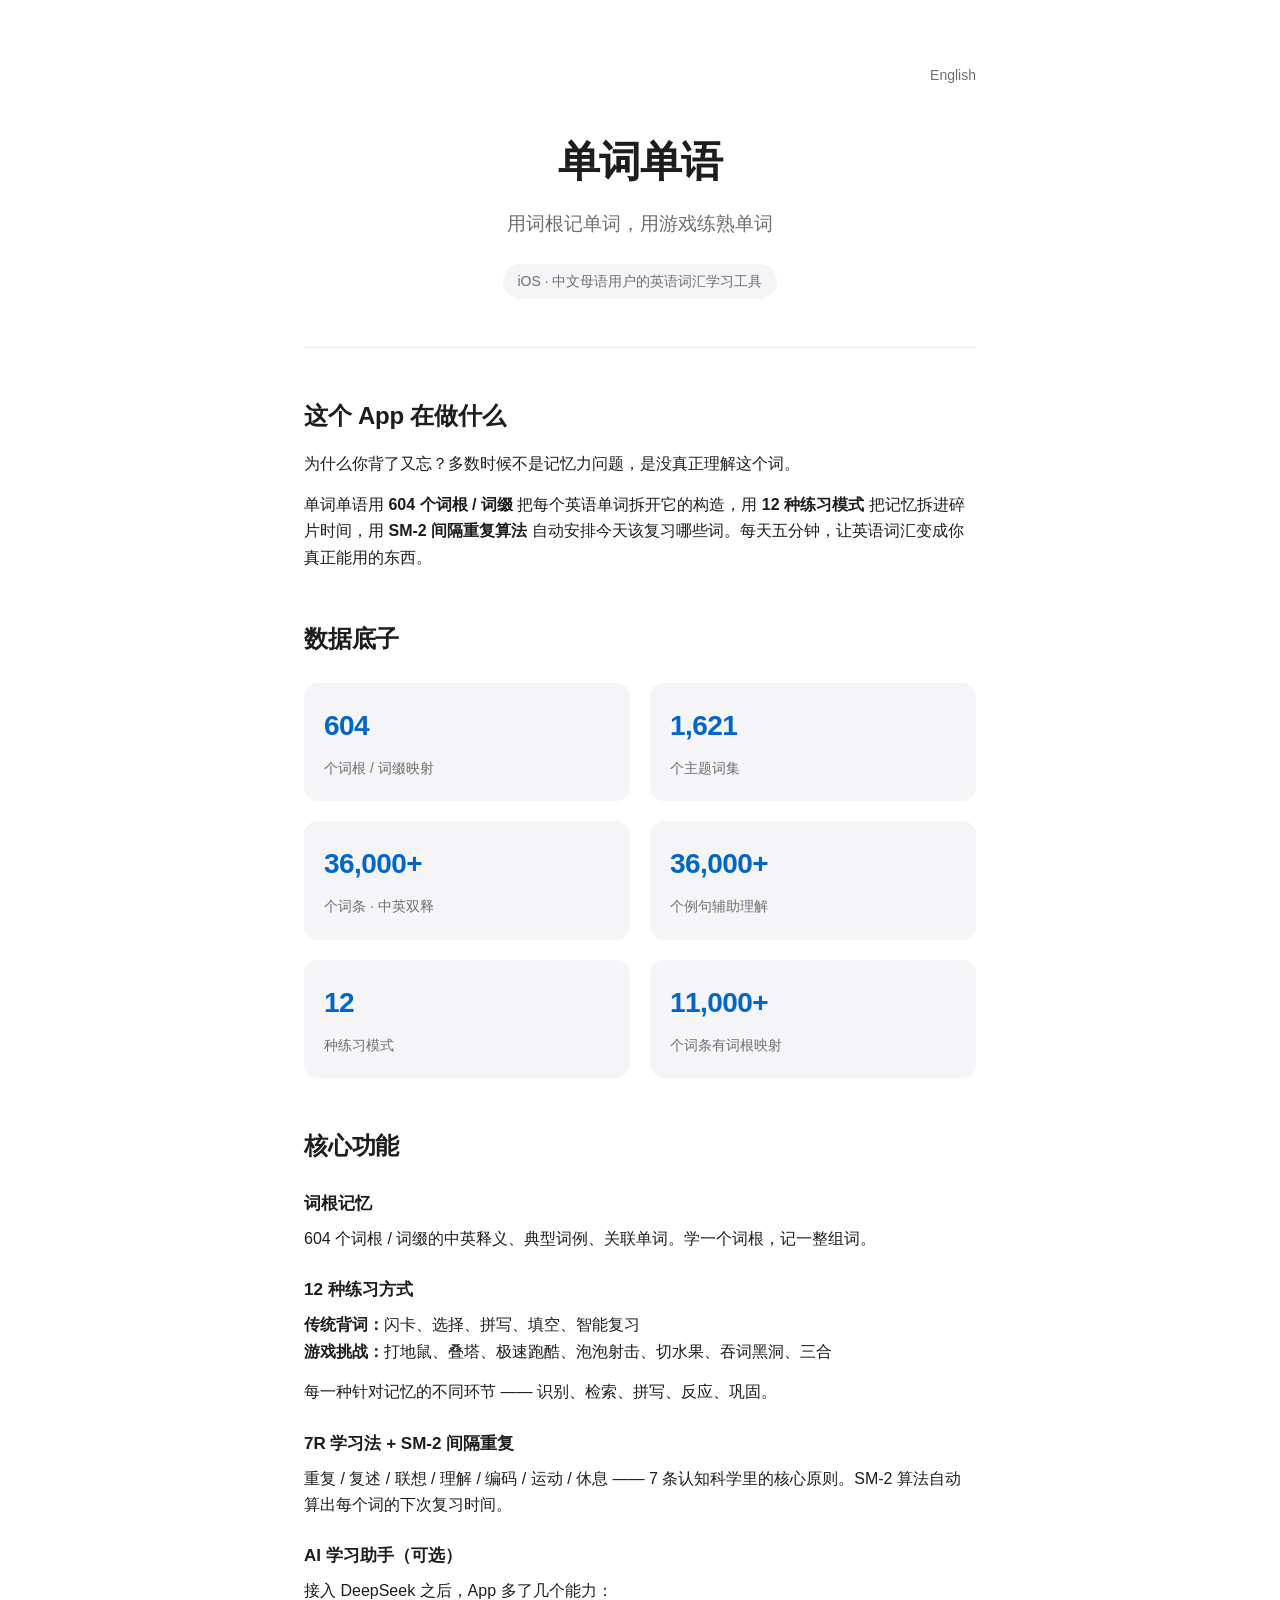
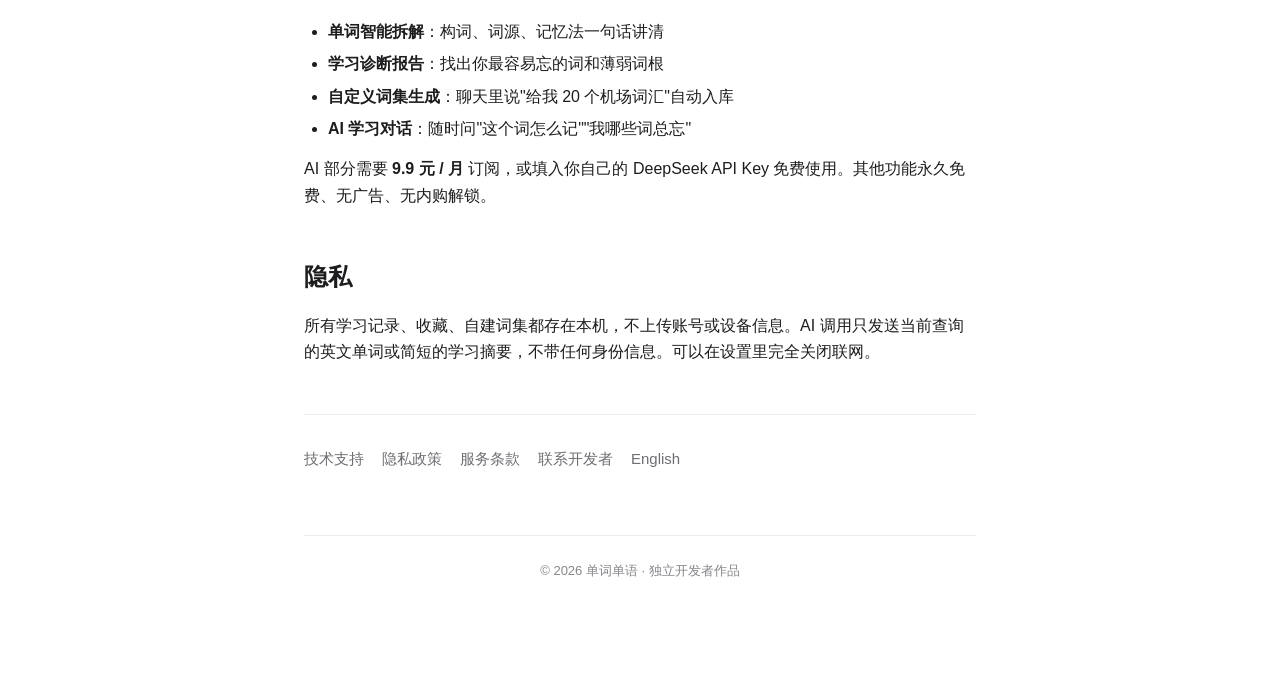
<file: index.html>
<!DOCTYPE html>
<html lang="zh-CN">
<head>
<meta charset="utf-8">
<meta name="viewport" content="width=device-width, initial-scale=1">
<title>单词单语 · 用词根记忆，用游戏练熟</title>
<meta name="description" content="单词单语：604 个词根 / 词缀映射 + 1,621 个主题词集 + 36,000+ 词条 + 12 种练习模式 + AI 学习助手。把背单词变成有节奏的事。">
<style>
*{box-sizing:border-box;margin:0;padding:0}
html{-webkit-text-size-adjust:100%}
body{font:16px/1.65 -apple-system,BlinkMacSystemFont,"PingFang SC","Helvetica Neue",sans-serif;color:#1d1d1f;background:#fff;padding:0}
a{color:#06c;text-decoration:none}
a:hover{text-decoration:underline}
main{max-width:720px;margin:0 auto;padding:64px 24px 96px}
.lang{display:block;text-align:right;font-size:14px;color:#6e6e73;margin-bottom:8px}
.hero{text-align:center;padding:32px 0 48px;border-bottom:1px solid #ececec;margin-bottom:48px}
.hero h1{font-size:42px;font-weight:700;letter-spacing:-0.02em;margin-bottom:12px}
.hero p.tagline{font-size:19px;color:#6e6e73;margin-bottom:24px}
.hero .badge{display:inline-block;font-size:14px;color:#6e6e73;background:#f5f5f7;padding:6px 14px;border-radius:20px}
section{margin:48px 0}
h2{font-size:24px;font-weight:600;margin-bottom:16px;letter-spacing:-0.01em}
h3{font-size:17px;font-weight:600;margin:24px 0 8px}
p{margin-bottom:14px;color:#1d1d1f}
ul{margin:14px 0 14px 24px}
li{margin-bottom:6px}
.feature-grid{display:grid;grid-template-columns:repeat(auto-fit,minmax(220px,1fr));gap:20px;margin-top:24px}
.feature{padding:20px;background:#f5f5f7;border-radius:14px}
.feature .num{font-size:28px;font-weight:700;color:#06c;display:block;margin-bottom:6px;letter-spacing:-0.02em}
.feature .label{font-size:14px;color:#6e6e73}
.links{margin-top:48px;padding-top:32px;border-top:1px solid #ececec;display:flex;flex-wrap:wrap;gap:18px;font-size:15px}
.links a{color:#6e6e73}
footer{margin-top:64px;padding-top:24px;border-top:1px solid #ececec;font-size:13px;color:#86868b;text-align:center}
</style>
</head>
<body>
<main>

<a href="index-en.html" class="lang">English</a>

<header class="hero">
  <h1>单词单语</h1>
  <p class="tagline">用词根记单词，用游戏练熟单词</p>
  <span class="badge">iOS · 中文母语用户的英语词汇学习工具</span>
</header>

<section>
  <h2>这个 App 在做什么</h2>
  <p>为什么你背了又忘？多数时候不是记忆力问题，是没真正理解这个词。</p>
  <p>单词单语用 <strong>604 个词根 / 词缀</strong> 把每个英语单词拆开它的构造，用 <strong>12 种练习模式</strong> 把记忆拆进碎片时间，用 <strong>SM-2 间隔重复算法</strong> 自动安排今天该复习哪些词。每天五分钟，让英语词汇变成你真正能用的东西。</p>
</section>

<section>
  <h2>数据底子</h2>
  <div class="feature-grid">
    <div class="feature"><span class="num">604</span><span class="label">个词根 / 词缀映射</span></div>
    <div class="feature"><span class="num">1,621</span><span class="label">个主题词集</span></div>
    <div class="feature"><span class="num">36,000+</span><span class="label">个词条 · 中英双释</span></div>
    <div class="feature"><span class="num">36,000+</span><span class="label">个例句辅助理解</span></div>
    <div class="feature"><span class="num">12</span><span class="label">种练习模式</span></div>
    <div class="feature"><span class="num">11,000+</span><span class="label">个词条有词根映射</span></div>
  </div>
</section>

<section>
  <h2>核心功能</h2>

  <h3>词根记忆</h3>
  <p>604 个词根 / 词缀的中英释义、典型词例、关联单词。学一个词根，记一整组词。</p>

  <h3>12 种练习方式</h3>
  <p><strong>传统背词：</strong>闪卡、选择、拼写、填空、智能复习<br>
  <strong>游戏挑战：</strong>打地鼠、叠塔、极速跑酷、泡泡射击、切水果、吞词黑洞、三合</p>
  <p>每一种针对记忆的不同环节 —— 识别、检索、拼写、反应、巩固。</p>

  <h3>7R 学习法 + SM-2 间隔重复</h3>
  <p>重复 / 复述 / 联想 / 理解 / 编码 / 运动 / 休息 —— 7 条认知科学里的核心原则。SM-2 算法自动算出每个词的下次复习时间。</p>

  <h3>AI 学习助手（可选）</h3>
  <p>接入 DeepSeek 之后，App 多了几个能力：</p>
  <ul>
    <li><strong>单词智能拆解</strong>：构词、词源、记忆法一句话讲清</li>
    <li><strong>学习诊断报告</strong>：找出你最容易忘的词和薄弱词根</li>
    <li><strong>自定义词集生成</strong>：聊天里说"给我 20 个机场词汇"自动入库</li>
    <li><strong>AI 学习对话</strong>：随时问"这个词怎么记""我哪些词总忘"</li>
  </ul>
  <p>AI 部分需要 <strong>9.9 元 / 月</strong> 订阅，或填入你自己的 DeepSeek API Key 免费使用。其他功能永久免费、无广告、无内购解锁。</p>
</section>

<section>
  <h2>隐私</h2>
  <p>所有学习记录、收藏、自建词集都存在本机，不上传账号或设备信息。AI 调用只发送当前查询的英文单词或简短的学习摘要，不带任何身份信息。可以在设置里完全关闭联网。</p>
</section>

<div class="links">
  <a href="support.html">技术支持</a>
  <a href="privacy.html">隐私政策</a>
  <a href="terms.html">服务条款</a>
  <a href="mailto:b@guannian.com">联系开发者</a>
  <a href="index-en.html">English</a>
</div>

<footer>
  &copy; 2026 单词单语 · 独立开发者作品
</footer>

</main>
</body>
</html>
</file>
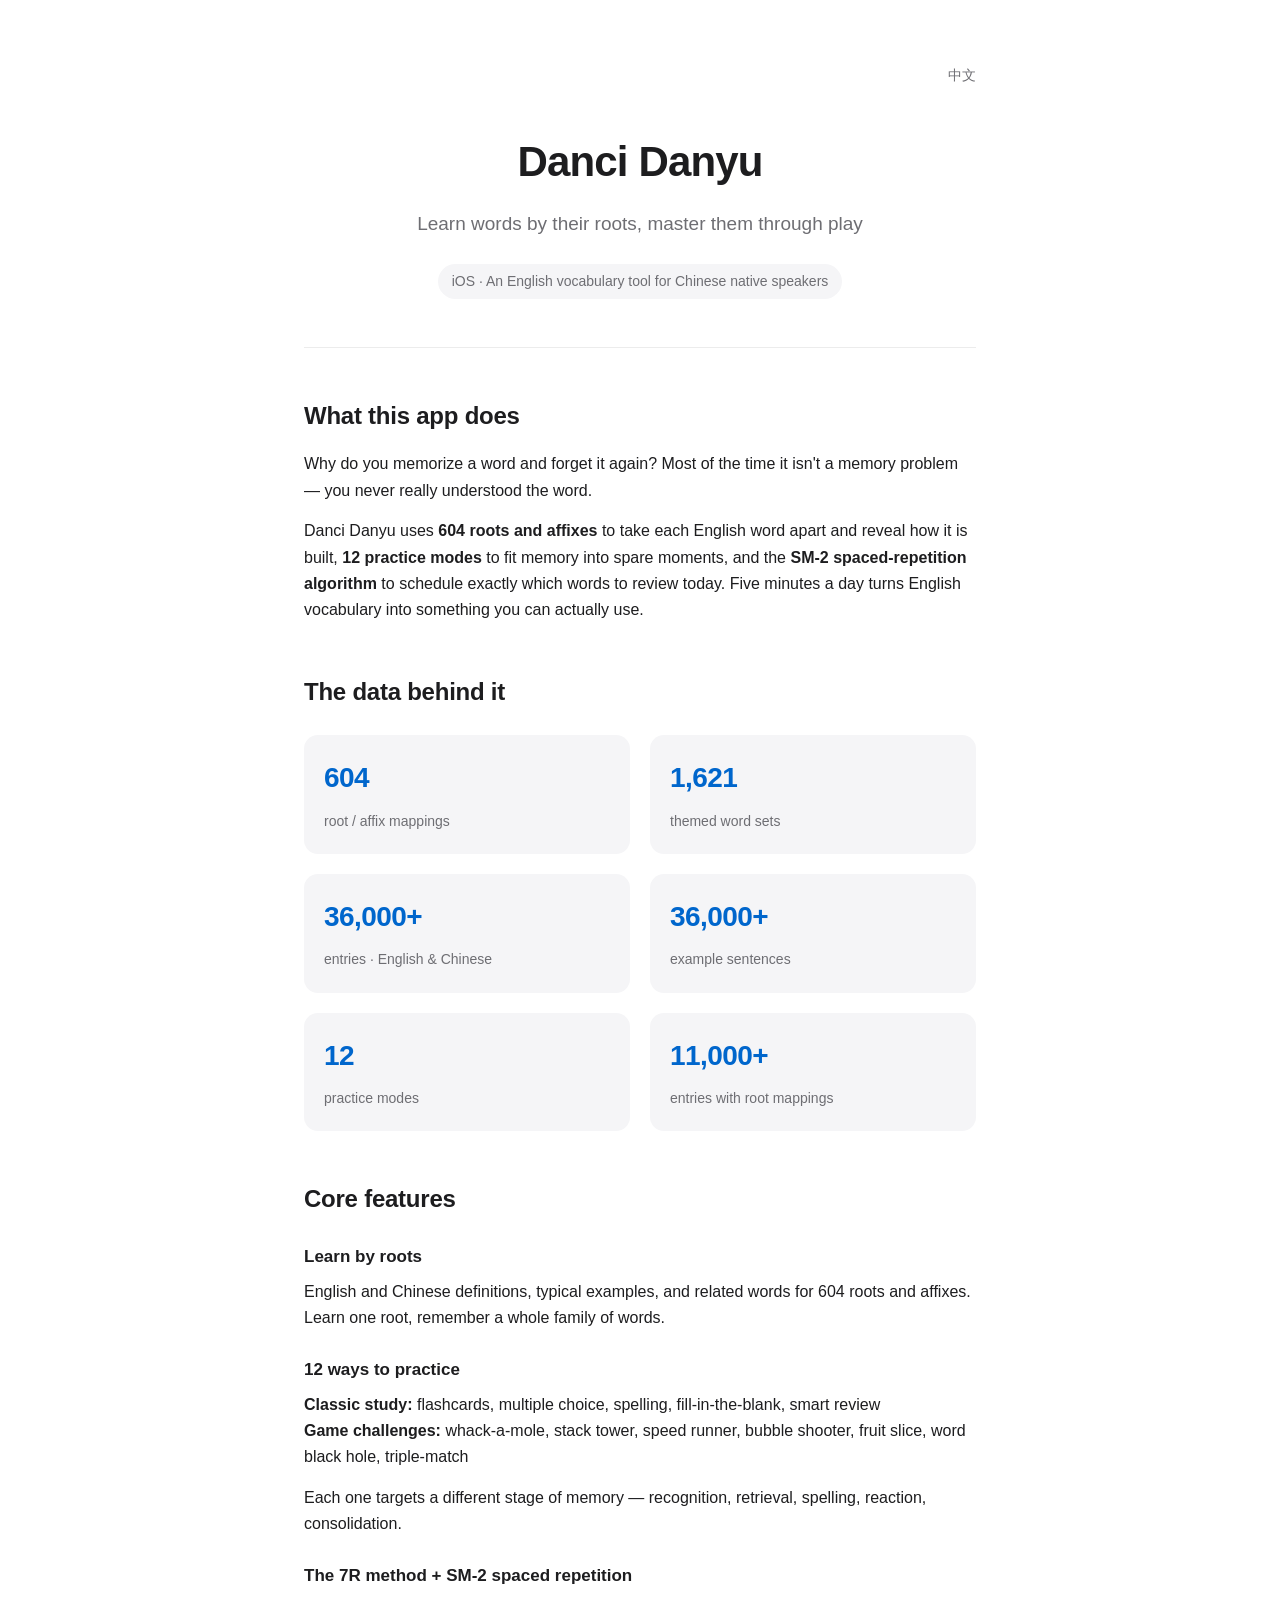
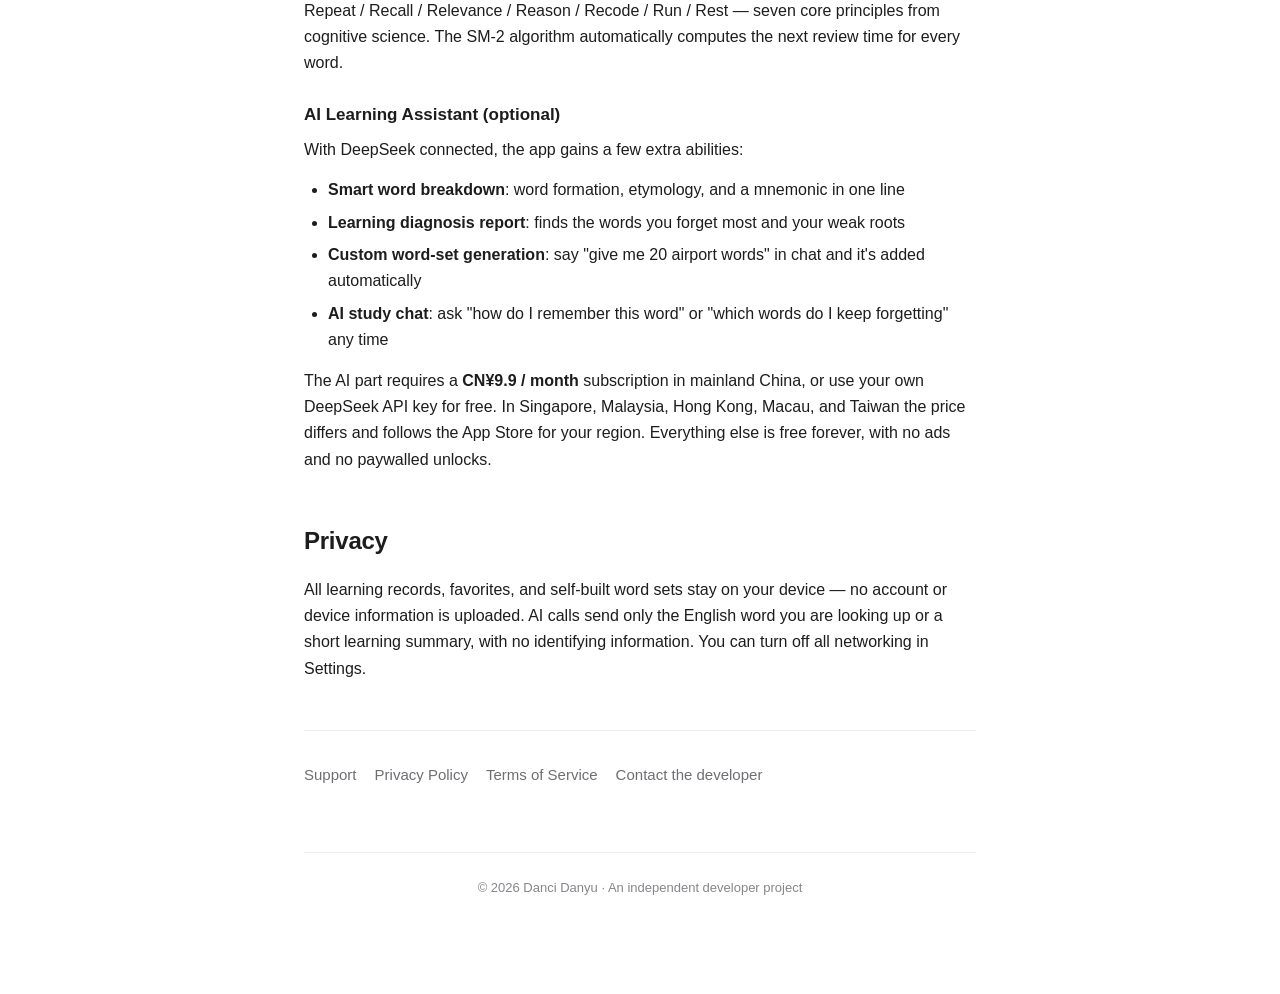
<file: index-en.html>
<!DOCTYPE html>
<html lang="en">
<head>
<meta charset="utf-8">
<meta name="viewport" content="width=device-width, initial-scale=1">
<title>Danci Danyu · Learn words by their roots, master them through play</title>
<meta name="description" content="Danci Danyu: 604 root/affix mappings + 1,621 themed word sets + 36,000+ entries + 12 practice modes + an AI Learning Assistant. Turn vocabulary into a daily rhythm.">
<style>
*{box-sizing:border-box;margin:0;padding:0}
html{-webkit-text-size-adjust:100%}
body{font:16px/1.65 -apple-system,BlinkMacSystemFont,"PingFang SC","Helvetica Neue",sans-serif;color:#1d1d1f;background:#fff;padding:0}
a{color:#06c;text-decoration:none}
a:hover{text-decoration:underline}
main{max-width:720px;margin:0 auto;padding:64px 24px 96px}
.lang{display:block;text-align:right;font-size:14px;color:#6e6e73;margin-bottom:8px}
.hero{text-align:center;padding:32px 0 48px;border-bottom:1px solid #ececec;margin-bottom:48px}
.hero h1{font-size:42px;font-weight:700;letter-spacing:-0.02em;margin-bottom:12px}
.hero p.tagline{font-size:19px;color:#6e6e73;margin-bottom:24px}
.hero .badge{display:inline-block;font-size:14px;color:#6e6e73;background:#f5f5f7;padding:6px 14px;border-radius:20px}
section{margin:48px 0}
h2{font-size:24px;font-weight:600;margin-bottom:16px;letter-spacing:-0.01em}
h3{font-size:17px;font-weight:600;margin:24px 0 8px}
p{margin-bottom:14px;color:#1d1d1f}
ul{margin:14px 0 14px 24px}
li{margin-bottom:6px}
.feature-grid{display:grid;grid-template-columns:repeat(auto-fit,minmax(220px,1fr));gap:20px;margin-top:24px}
.feature{padding:20px;background:#f5f5f7;border-radius:14px}
.feature .num{font-size:28px;font-weight:700;color:#06c;display:block;margin-bottom:6px;letter-spacing:-0.02em}
.feature .label{font-size:14px;color:#6e6e73}
.links{margin-top:48px;padding-top:32px;border-top:1px solid #ececec;display:flex;flex-wrap:wrap;gap:18px;font-size:15px}
.links a{color:#6e6e73}
footer{margin-top:64px;padding-top:24px;border-top:1px solid #ececec;font-size:13px;color:#86868b;text-align:center}
</style>
</head>
<body>
<main>

<a href="index.html" class="lang">中文</a>

<header class="hero">
  <h1>Danci Danyu</h1>
  <p class="tagline">Learn words by their roots, master them through play</p>
  <span class="badge">iOS · An English vocabulary tool for Chinese native speakers</span>
</header>

<section>
  <h2>What this app does</h2>
  <p>Why do you memorize a word and forget it again? Most of the time it isn't a memory problem — you never really understood the word.</p>
  <p>Danci Danyu uses <strong>604 roots and affixes</strong> to take each English word apart and reveal how it is built, <strong>12 practice modes</strong> to fit memory into spare moments, and the <strong>SM-2 spaced-repetition algorithm</strong> to schedule exactly which words to review today. Five minutes a day turns English vocabulary into something you can actually use.</p>
</section>

<section>
  <h2>The data behind it</h2>
  <div class="feature-grid">
    <div class="feature"><span class="num">604</span><span class="label">root / affix mappings</span></div>
    <div class="feature"><span class="num">1,621</span><span class="label">themed word sets</span></div>
    <div class="feature"><span class="num">36,000+</span><span class="label">entries · English &amp; Chinese</span></div>
    <div class="feature"><span class="num">36,000+</span><span class="label">example sentences</span></div>
    <div class="feature"><span class="num">12</span><span class="label">practice modes</span></div>
    <div class="feature"><span class="num">11,000+</span><span class="label">entries with root mappings</span></div>
  </div>
</section>

<section>
  <h2>Core features</h2>

  <h3>Learn by roots</h3>
  <p>English and Chinese definitions, typical examples, and related words for 604 roots and affixes. Learn one root, remember a whole family of words.</p>

  <h3>12 ways to practice</h3>
  <p><strong>Classic study:</strong> flashcards, multiple choice, spelling, fill-in-the-blank, smart review<br>
  <strong>Game challenges:</strong> whack-a-mole, stack tower, speed runner, bubble shooter, fruit slice, word black hole, triple-match</p>
  <p>Each one targets a different stage of memory — recognition, retrieval, spelling, reaction, consolidation.</p>

  <h3>The 7R method + SM-2 spaced repetition</h3>
  <p>Repeat / Recall / Relevance / Reason / Recode / Run / Rest — seven core principles from cognitive science. The SM-2 algorithm automatically computes the next review time for every word.</p>

  <h3>AI Learning Assistant (optional)</h3>
  <p>With DeepSeek connected, the app gains a few extra abilities:</p>
  <ul>
    <li><strong>Smart word breakdown</strong>: word formation, etymology, and a mnemonic in one line</li>
    <li><strong>Learning diagnosis report</strong>: finds the words you forget most and your weak roots</li>
    <li><strong>Custom word-set generation</strong>: say "give me 20 airport words" in chat and it's added automatically</li>
    <li><strong>AI study chat</strong>: ask "how do I remember this word" or "which words do I keep forgetting" any time</li>
  </ul>
  <p>The AI part requires a <strong>CN¥9.9 / month</strong> subscription in mainland China, or use your own DeepSeek API key for free. In Singapore, Malaysia, Hong Kong, Macau, and Taiwan the price differs and follows the App Store for your region. Everything else is free forever, with no ads and no paywalled unlocks.</p>
</section>

<section>
  <h2>Privacy</h2>
  <p>All learning records, favorites, and self-built word sets stay on your device — no account or device information is uploaded. AI calls send only the English word you are looking up or a short learning summary, with no identifying information. You can turn off all networking in Settings.</p>
</section>

<div class="links">
  <a href="support-en.html">Support</a>
  <a href="privacy-en.html">Privacy Policy</a>
  <a href="terms-en.html">Terms of Service</a>
  <a href="mailto:b@guannian.com">Contact the developer</a>
</div>

<footer>
  &copy; 2026 Danci Danyu · An independent developer project
</footer>

</main>
</body>
</html>
</file>
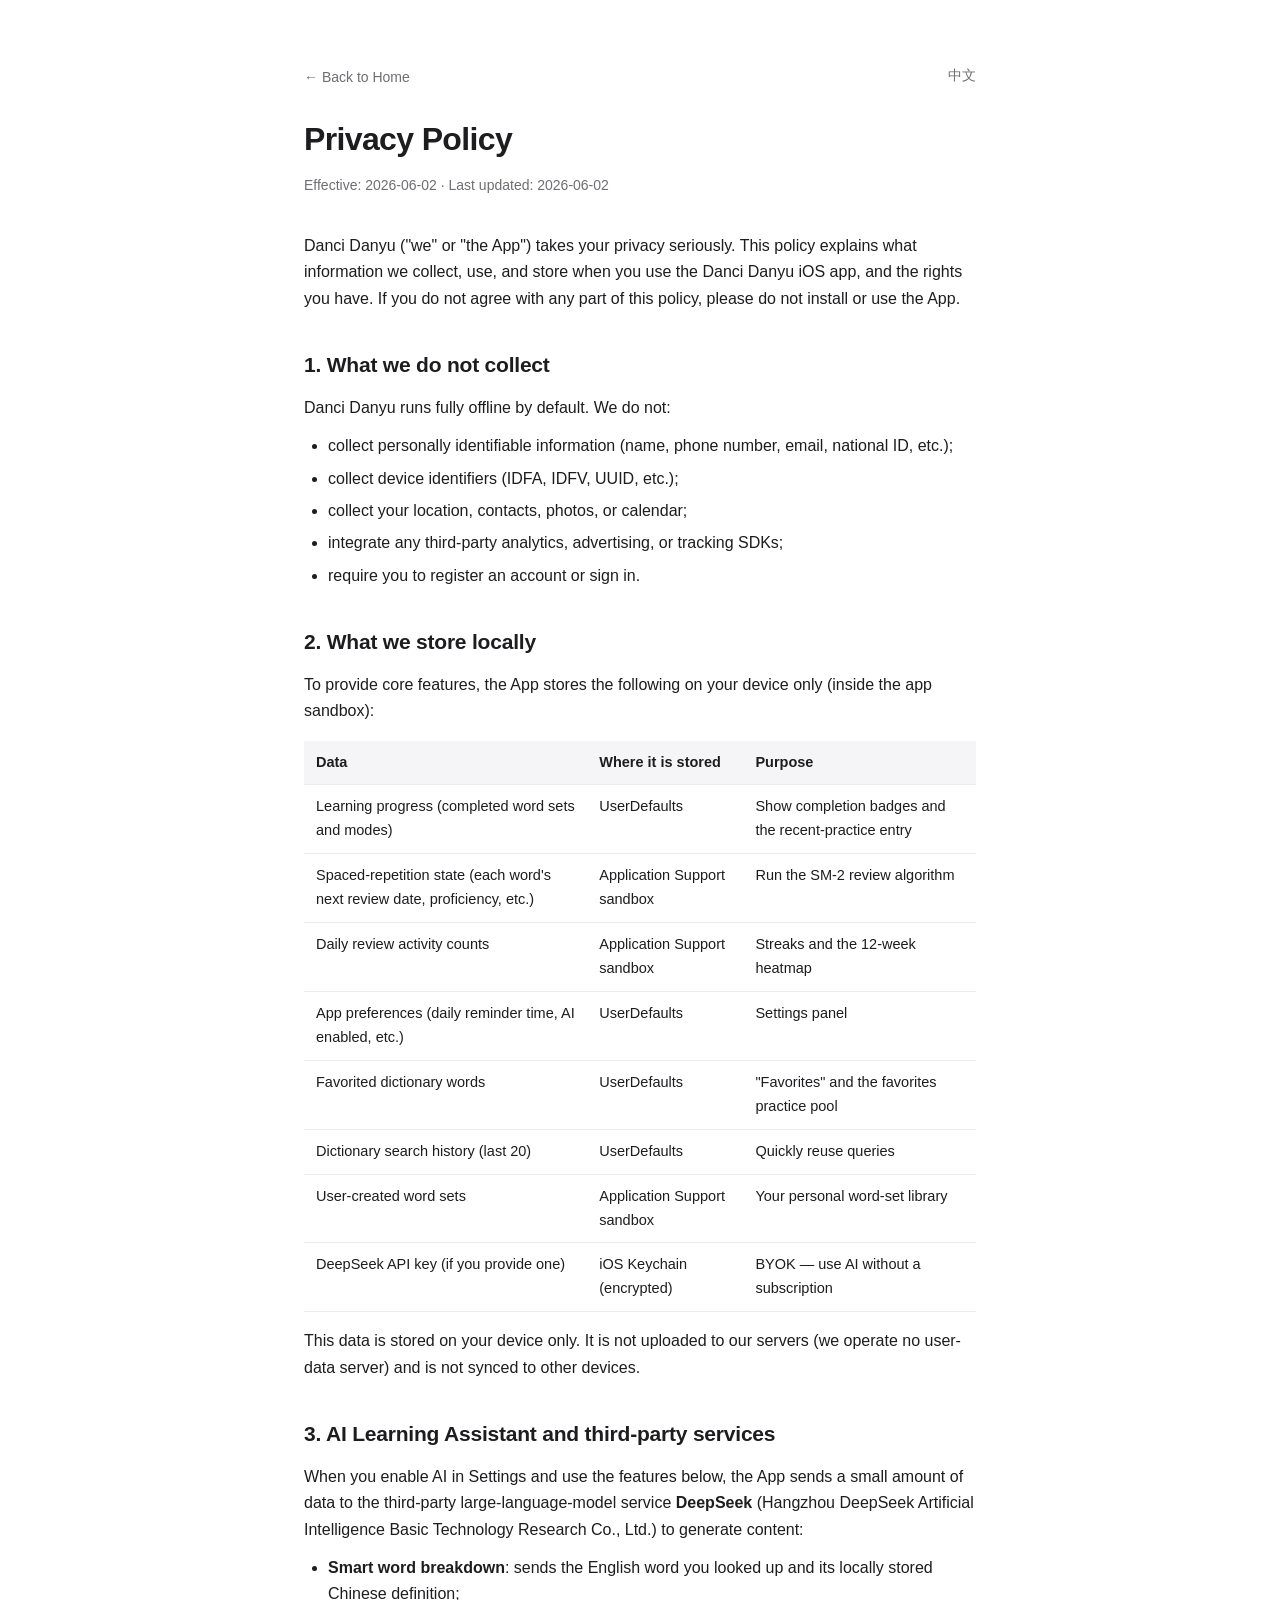
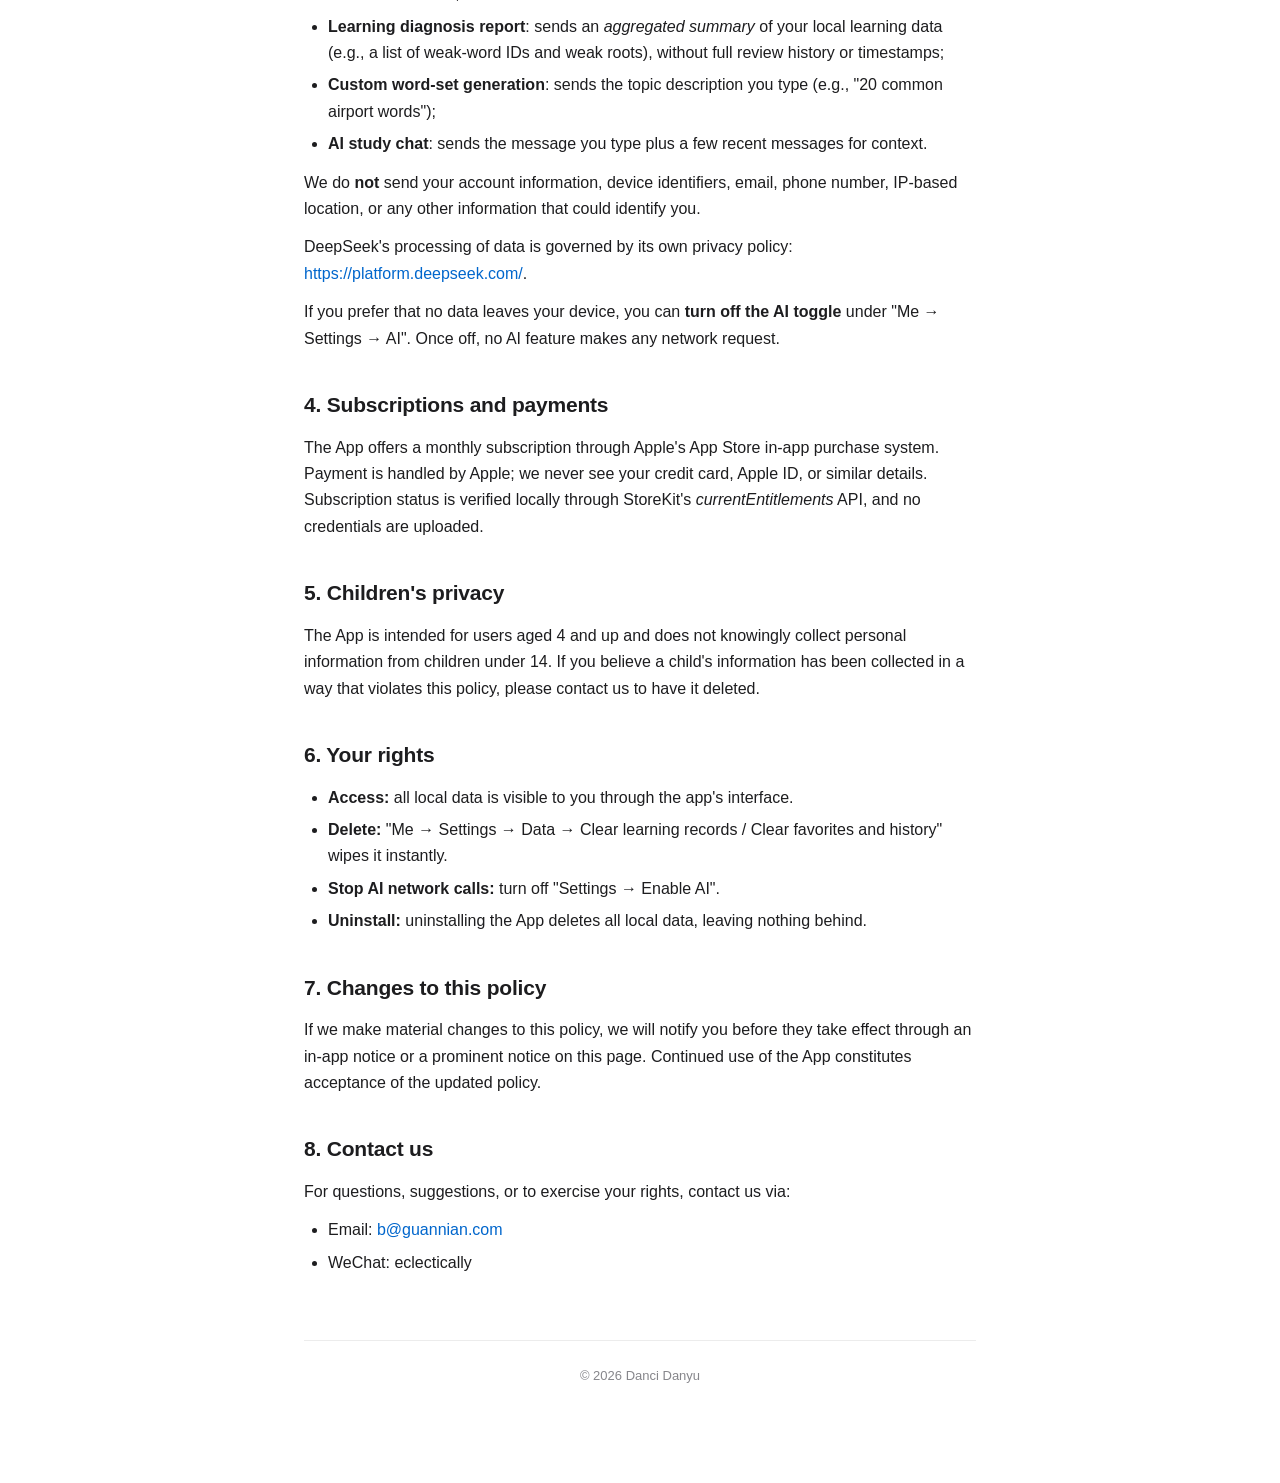
<file: privacy-en.html>
<!DOCTYPE html>
<html lang="en">
<head>
<meta charset="utf-8">
<meta name="viewport" content="width=device-width, initial-scale=1">
<title>Privacy Policy · Danci Danyu</title>
<style>
*{box-sizing:border-box;margin:0;padding:0}
body{font:16px/1.65 -apple-system,BlinkMacSystemFont,"PingFang SC","Helvetica Neue",sans-serif;color:#1d1d1f;background:#fff}
a{color:#06c;text-decoration:none}
a:hover{text-decoration:underline}
main{max-width:720px;margin:0 auto;padding:64px 24px 96px}
.back{display:inline-block;font-size:14px;color:#6e6e73;margin-bottom:24px}
.lang{float:right;font-size:14px;color:#6e6e73;margin-bottom:24px}
h1{font-size:32px;font-weight:700;margin-bottom:8px;letter-spacing:-0.02em}
.meta{color:#6e6e73;font-size:14px;margin-bottom:36px}
h2{font-size:21px;font-weight:600;margin:36px 0 12px;letter-spacing:-0.01em}
p{margin-bottom:12px}
ul{margin:12px 0 12px 24px}
li{margin-bottom:6px}
table{width:100%;border-collapse:collapse;margin:16px 0;font-size:14.5px}
th,td{padding:10px 12px;border-bottom:1px solid #ececec;text-align:left;vertical-align:top}
th{background:#f5f5f7;font-weight:600}
footer{margin-top:64px;padding-top:24px;border-top:1px solid #ececec;font-size:13px;color:#86868b;text-align:center}
</style>
</head>
<body>
<main>
<a href="index-en.html" class="back">← Back to Home</a>
<a href="privacy.html" class="lang">中文</a>

<h1>Privacy Policy</h1>
<p class="meta">Effective: 2026-06-02 · Last updated: 2026-06-02</p>

<p>Danci Danyu ("we" or "the App") takes your privacy seriously. This policy explains what information we collect, use, and store when you use the Danci Danyu iOS app, and the rights you have. If you do not agree with any part of this policy, please do not install or use the App.</p>

<h2>1. What we do not collect</h2>
<p>Danci Danyu runs fully offline by default. We do not:</p>
<ul>
  <li>collect personally identifiable information (name, phone number, email, national ID, etc.);</li>
  <li>collect device identifiers (IDFA, IDFV, UUID, etc.);</li>
  <li>collect your location, contacts, photos, or calendar;</li>
  <li>integrate any third-party analytics, advertising, or tracking SDKs;</li>
  <li>require you to register an account or sign in.</li>
</ul>

<h2>2. What we store locally</h2>
<p>To provide core features, the App stores the following on your device only (inside the app sandbox):</p>
<table>
  <thead><tr><th>Data</th><th>Where it is stored</th><th>Purpose</th></tr></thead>
  <tbody>
    <tr><td>Learning progress (completed word sets and modes)</td><td>UserDefaults</td><td>Show completion badges and the recent-practice entry</td></tr>
    <tr><td>Spaced-repetition state (each word's next review date, proficiency, etc.)</td><td>Application Support sandbox</td><td>Run the SM-2 review algorithm</td></tr>
    <tr><td>Daily review activity counts</td><td>Application Support sandbox</td><td>Streaks and the 12-week heatmap</td></tr>
    <tr><td>App preferences (daily reminder time, AI enabled, etc.)</td><td>UserDefaults</td><td>Settings panel</td></tr>
    <tr><td>Favorited dictionary words</td><td>UserDefaults</td><td>"Favorites" and the favorites practice pool</td></tr>
    <tr><td>Dictionary search history (last 20)</td><td>UserDefaults</td><td>Quickly reuse queries</td></tr>
    <tr><td>User-created word sets</td><td>Application Support sandbox</td><td>Your personal word-set library</td></tr>
    <tr><td>DeepSeek API key (if you provide one)</td><td>iOS Keychain (encrypted)</td><td>BYOK — use AI without a subscription</td></tr>
  </tbody>
</table>
<p>This data is stored on your device only. It is not uploaded to our servers (we operate no user-data server) and is not synced to other devices.</p>

<h2>3. AI Learning Assistant and third-party services</h2>
<p>When you enable AI in Settings and use the features below, the App sends a small amount of data to the third-party large-language-model service <strong>DeepSeek</strong> (Hangzhou DeepSeek Artificial Intelligence Basic Technology Research Co., Ltd.) to generate content:</p>
<ul>
  <li><strong>Smart word breakdown</strong>: sends the English word you looked up and its locally stored Chinese definition;</li>
  <li><strong>Learning diagnosis report</strong>: sends an <em>aggregated summary</em> of your local learning data (e.g., a list of weak-word IDs and weak roots), without full review history or timestamps;</li>
  <li><strong>Custom word-set generation</strong>: sends the topic description you type (e.g., "20 common airport words");</li>
  <li><strong>AI study chat</strong>: sends the message you type plus a few recent messages for context.</li>
</ul>
<p>We do <strong>not</strong> send your account information, device identifiers, email, phone number, IP-based location, or any other information that could identify you.</p>
<p>DeepSeek's processing of data is governed by its own privacy policy: <a href="https://platform.deepseek.com/" target="_blank" rel="noopener">https://platform.deepseek.com/</a>.</p>
<p>If you prefer that no data leaves your device, you can <strong>turn off the AI toggle</strong> under "Me → Settings → AI". Once off, no AI feature makes any network request.</p>

<h2>4. Subscriptions and payments</h2>
<p>The App offers a monthly subscription through Apple's App Store in-app purchase system. Payment is handled by Apple; we never see your credit card, Apple ID, or similar details. Subscription status is verified locally through StoreKit's <em>currentEntitlements</em> API, and no credentials are uploaded.</p>

<h2>5. Children's privacy</h2>
<p>The App is intended for users aged 4 and up and does not knowingly collect personal information from children under 14. If you believe a child's information has been collected in a way that violates this policy, please contact us to have it deleted.</p>

<h2>6. Your rights</h2>
<ul>
  <li><strong>Access:</strong> all local data is visible to you through the app's interface.</li>
  <li><strong>Delete:</strong> "Me → Settings → Data → Clear learning records / Clear favorites and history" wipes it instantly.</li>
  <li><strong>Stop AI network calls:</strong> turn off "Settings → Enable AI".</li>
  <li><strong>Uninstall:</strong> uninstalling the App deletes all local data, leaving nothing behind.</li>
</ul>

<h2>7. Changes to this policy</h2>
<p>If we make material changes to this policy, we will notify you before they take effect through an in-app notice or a prominent notice on this page. Continued use of the App constitutes acceptance of the updated policy.</p>

<h2>8. Contact us</h2>
<p>For questions, suggestions, or to exercise your rights, contact us via:</p>
<ul>
  <li>Email: <a href="mailto:b@guannian.com">b@guannian.com</a></li>
  <li>WeChat: eclectically</li>
</ul>

<footer>&copy; 2026 Danci Danyu</footer>
</main>
</body>
</html>
</file>
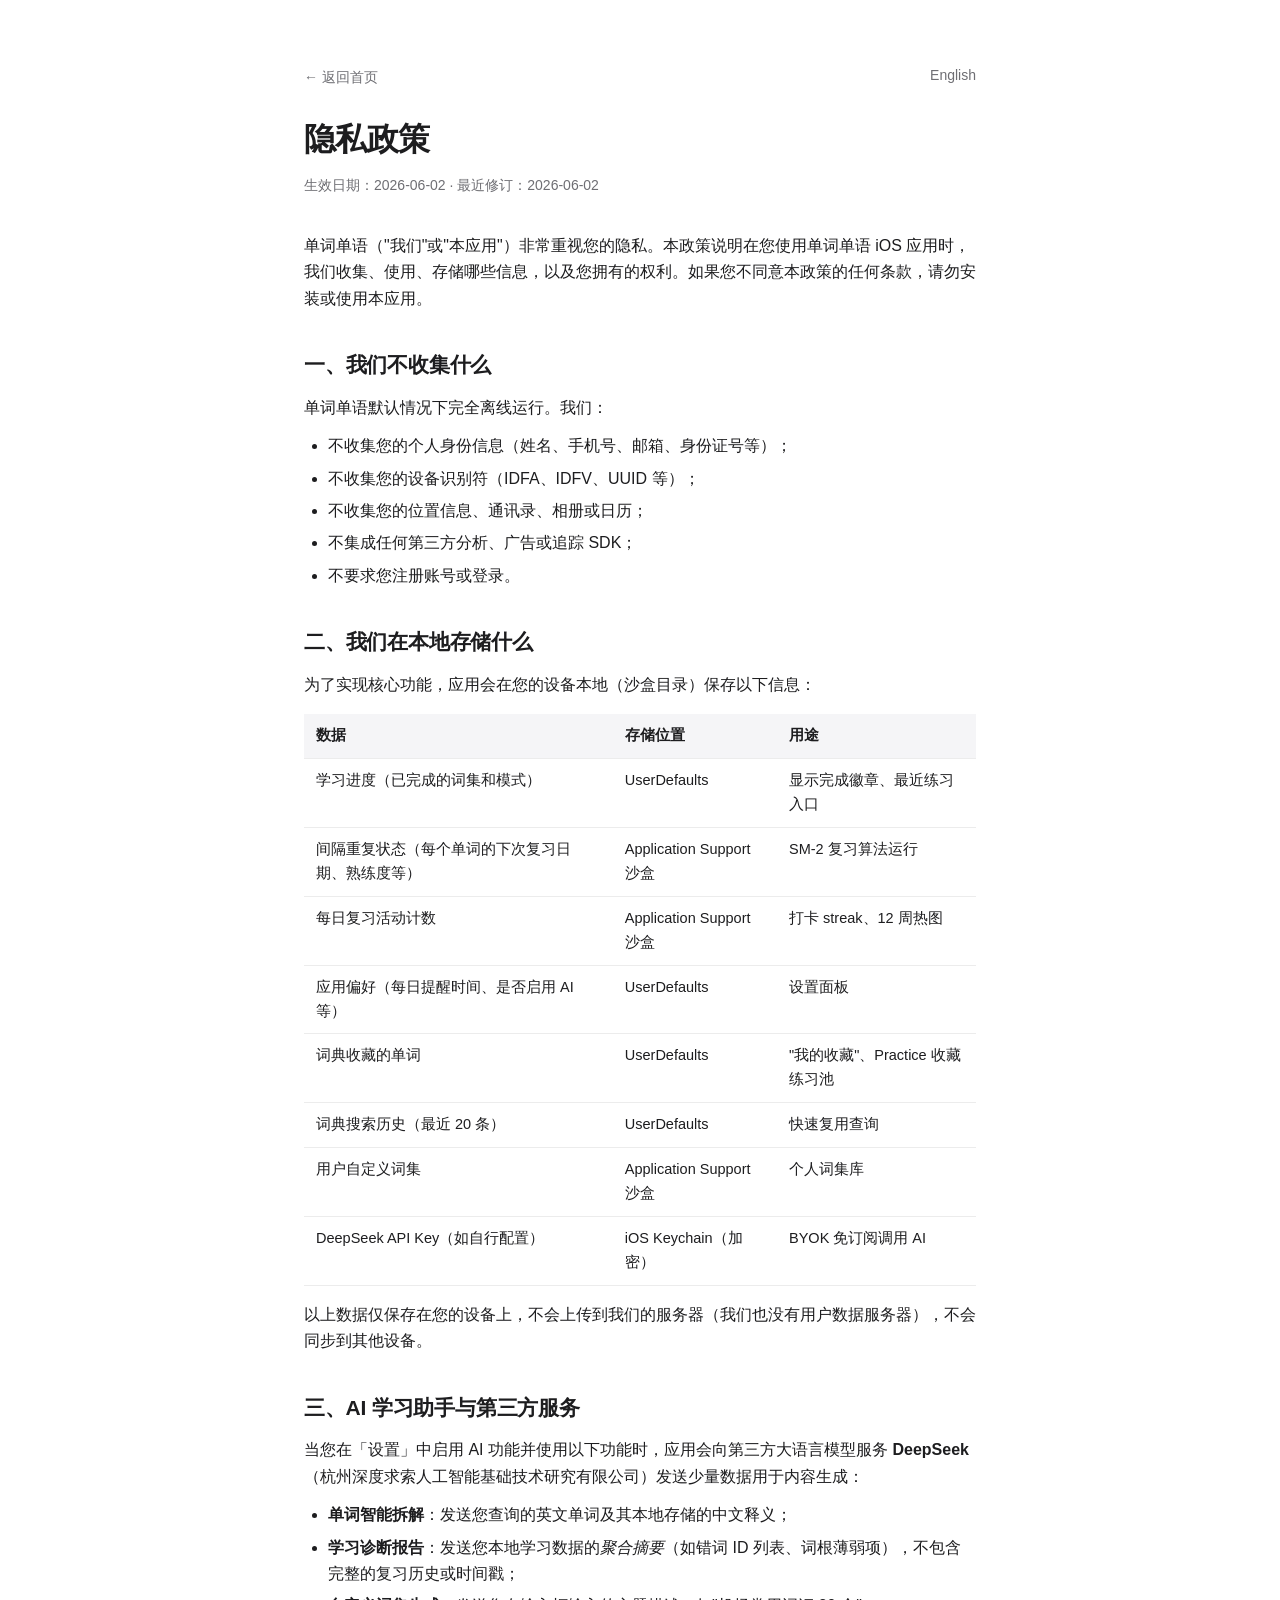
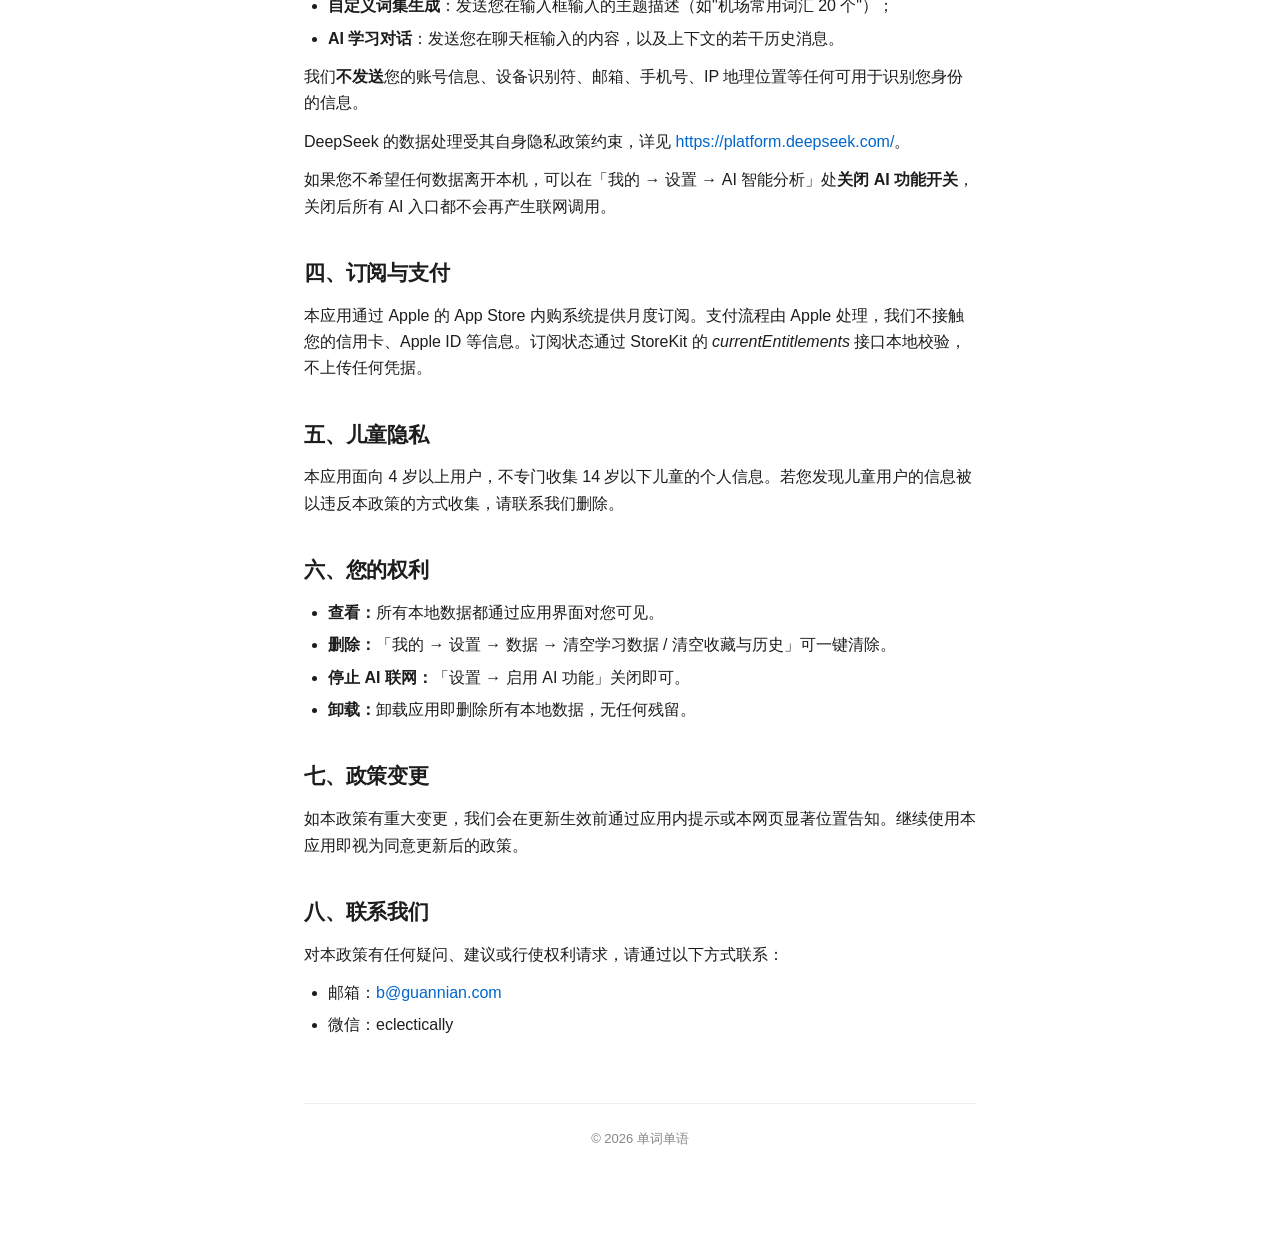
<file: privacy.html>
<!DOCTYPE html>
<html lang="zh-CN">
<head>
<meta charset="utf-8">
<meta name="viewport" content="width=device-width, initial-scale=1">
<title>隐私政策 · 单词单语</title>
<style>
*{box-sizing:border-box;margin:0;padding:0}
body{font:16px/1.65 -apple-system,BlinkMacSystemFont,"PingFang SC","Helvetica Neue",sans-serif;color:#1d1d1f;background:#fff}
a{color:#06c;text-decoration:none}
a:hover{text-decoration:underline}
main{max-width:720px;margin:0 auto;padding:64px 24px 96px}
.back{display:inline-block;font-size:14px;color:#6e6e73;margin-bottom:24px}
.lang{float:right;font-size:14px;color:#6e6e73;margin-bottom:24px}
h1{font-size:32px;font-weight:700;margin-bottom:8px;letter-spacing:-0.02em}
.meta{color:#6e6e73;font-size:14px;margin-bottom:36px}
h2{font-size:21px;font-weight:600;margin:36px 0 12px;letter-spacing:-0.01em}
p{margin-bottom:12px}
ul{margin:12px 0 12px 24px}
li{margin-bottom:6px}
table{width:100%;border-collapse:collapse;margin:16px 0;font-size:14.5px}
th,td{padding:10px 12px;border-bottom:1px solid #ececec;text-align:left;vertical-align:top}
th{background:#f5f5f7;font-weight:600}
footer{margin-top:64px;padding-top:24px;border-top:1px solid #ececec;font-size:13px;color:#86868b;text-align:center}
</style>
</head>
<body>
<main>
<a href="index.html" class="back">← 返回首页</a>
<a href="privacy-en.html" class="lang">English</a>

<h1>隐私政策</h1>
<p class="meta">生效日期：2026-06-02 · 最近修订：2026-06-02</p>

<p>单词单语（"我们"或"本应用"）非常重视您的隐私。本政策说明在您使用单词单语 iOS 应用时，我们收集、使用、存储哪些信息，以及您拥有的权利。如果您不同意本政策的任何条款，请勿安装或使用本应用。</p>

<h2>一、我们不收集什么</h2>
<p>单词单语默认情况下完全离线运行。我们：</p>
<ul>
  <li>不收集您的个人身份信息（姓名、手机号、邮箱、身份证号等）；</li>
  <li>不收集您的设备识别符（IDFA、IDFV、UUID 等）；</li>
  <li>不收集您的位置信息、通讯录、相册或日历；</li>
  <li>不集成任何第三方分析、广告或追踪 SDK；</li>
  <li>不要求您注册账号或登录。</li>
</ul>

<h2>二、我们在本地存储什么</h2>
<p>为了实现核心功能，应用会在您的设备本地（沙盒目录）保存以下信息：</p>
<table>
  <thead><tr><th>数据</th><th>存储位置</th><th>用途</th></tr></thead>
  <tbody>
    <tr><td>学习进度（已完成的词集和模式）</td><td>UserDefaults</td><td>显示完成徽章、最近练习入口</td></tr>
    <tr><td>间隔重复状态（每个单词的下次复习日期、熟练度等）</td><td>Application Support 沙盒</td><td>SM-2 复习算法运行</td></tr>
    <tr><td>每日复习活动计数</td><td>Application Support 沙盒</td><td>打卡 streak、12 周热图</td></tr>
    <tr><td>应用偏好（每日提醒时间、是否启用 AI 等）</td><td>UserDefaults</td><td>设置面板</td></tr>
    <tr><td>词典收藏的单词</td><td>UserDefaults</td><td>"我的收藏"、Practice 收藏练习池</td></tr>
    <tr><td>词典搜索历史（最近 20 条）</td><td>UserDefaults</td><td>快速复用查询</td></tr>
    <tr><td>用户自定义词集</td><td>Application Support 沙盒</td><td>个人词集库</td></tr>
    <tr><td>DeepSeek API Key（如自行配置）</td><td>iOS Keychain（加密）</td><td>BYOK 免订阅调用 AI</td></tr>
  </tbody>
</table>
<p>以上数据仅保存在您的设备上，不会上传到我们的服务器（我们也没有用户数据服务器），不会同步到其他设备。</p>

<h2>三、AI 学习助手与第三方服务</h2>
<p>当您在「设置」中启用 AI 功能并使用以下功能时，应用会向第三方大语言模型服务 <strong>DeepSeek</strong>（杭州深度求索人工智能基础技术研究有限公司）发送少量数据用于内容生成：</p>
<ul>
  <li><strong>单词智能拆解</strong>：发送您查询的英文单词及其本地存储的中文释义；</li>
  <li><strong>学习诊断报告</strong>：发送您本地学习数据的<em>聚合摘要</em>（如错词 ID 列表、词根薄弱项），不包含完整的复习历史或时间戳；</li>
  <li><strong>自定义词集生成</strong>：发送您在输入框输入的主题描述（如"机场常用词汇 20 个"）；</li>
  <li><strong>AI 学习对话</strong>：发送您在聊天框输入的内容，以及上下文的若干历史消息。</li>
</ul>
<p>我们<strong>不发送</strong>您的账号信息、设备识别符、邮箱、手机号、IP 地理位置等任何可用于识别您身份的信息。</p>
<p>DeepSeek 的数据处理受其自身隐私政策约束，详见 <a href="https://platform.deepseek.com/" target="_blank" rel="noopener">https://platform.deepseek.com/</a>。</p>
<p>如果您不希望任何数据离开本机，可以在「我的 → 设置 → AI 智能分析」处<strong>关闭 AI 功能开关</strong>，关闭后所有 AI 入口都不会再产生联网调用。</p>

<h2>四、订阅与支付</h2>
<p>本应用通过 Apple 的 App Store 内购系统提供月度订阅。支付流程由 Apple 处理，我们不接触您的信用卡、Apple ID 等信息。订阅状态通过 StoreKit 的 <em>currentEntitlements</em> 接口本地校验，不上传任何凭据。</p>

<h2>五、儿童隐私</h2>
<p>本应用面向 4 岁以上用户，不专门收集 14 岁以下儿童的个人信息。若您发现儿童用户的信息被以违反本政策的方式收集，请联系我们删除。</p>

<h2>六、您的权利</h2>
<ul>
  <li><strong>查看：</strong>所有本地数据都通过应用界面对您可见。</li>
  <li><strong>删除：</strong>「我的 → 设置 → 数据 → 清空学习数据 / 清空收藏与历史」可一键清除。</li>
  <li><strong>停止 AI 联网：</strong>「设置 → 启用 AI 功能」关闭即可。</li>
  <li><strong>卸载：</strong>卸载应用即删除所有本地数据，无任何残留。</li>
</ul>

<h2>七、政策变更</h2>
<p>如本政策有重大变更，我们会在更新生效前通过应用内提示或本网页显著位置告知。继续使用本应用即视为同意更新后的政策。</p>

<h2>八、联系我们</h2>
<p>对本政策有任何疑问、建议或行使权利请求，请通过以下方式联系：</p>
<ul>
  <li>邮箱：<a href="mailto:b@guannian.com">b@guannian.com</a></li>
  <li>微信：eclectically</li>
</ul>

<footer>&copy; 2026 单词单语</footer>
</main>
</body>
</html>
</file>
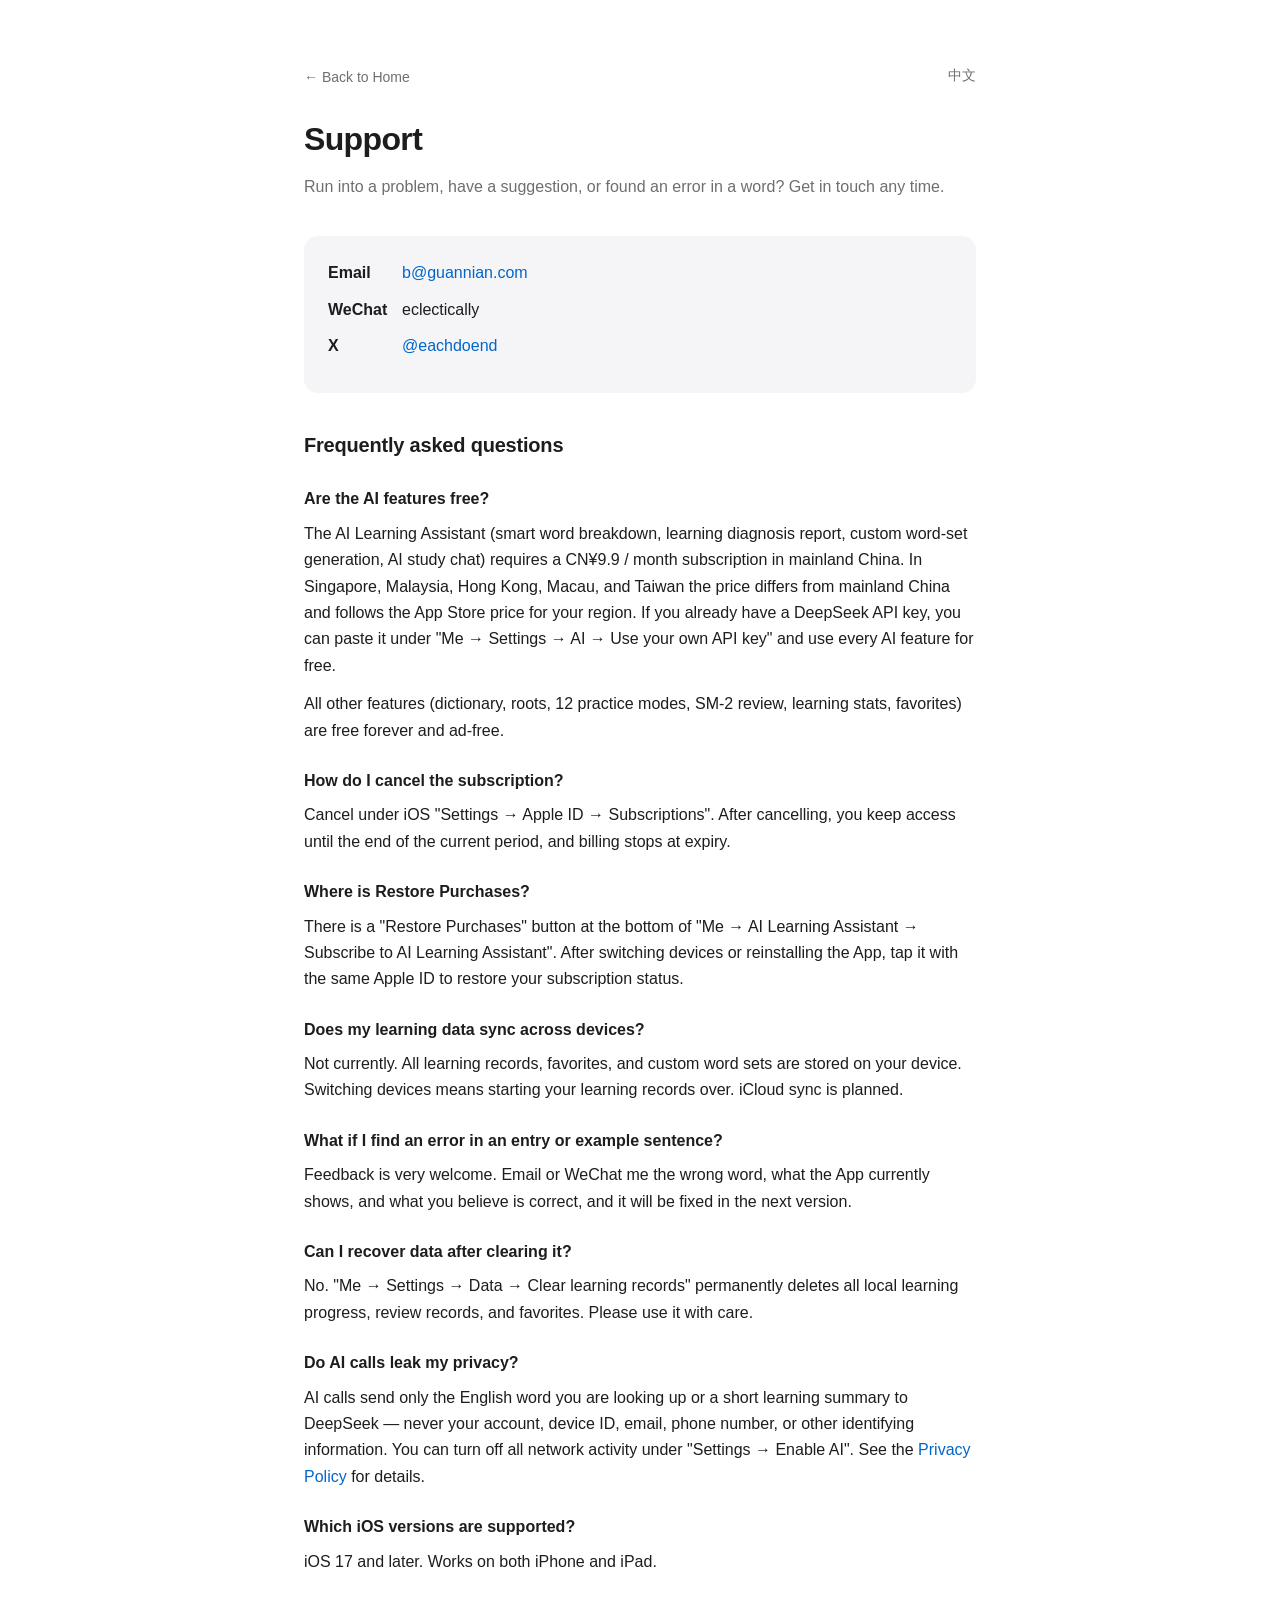
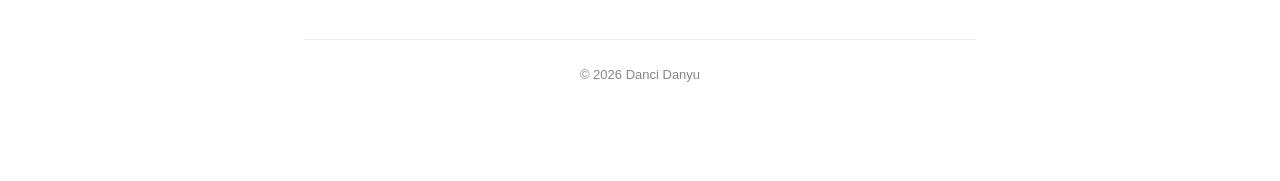
<file: support-en.html>
<!DOCTYPE html>
<html lang="en">
<head>
<meta charset="utf-8">
<meta name="viewport" content="width=device-width, initial-scale=1">
<title>Support · Danci Danyu</title>
<meta name="description" content="Support, contact, and FAQ for the Danci Danyu app">
<style>
*{box-sizing:border-box;margin:0;padding:0}
body{font:16px/1.65 -apple-system,BlinkMacSystemFont,"PingFang SC","Helvetica Neue",sans-serif;color:#1d1d1f;background:#fff}
a{color:#06c;text-decoration:none}
a:hover{text-decoration:underline}
main{max-width:720px;margin:0 auto;padding:64px 24px 96px}
.back{display:inline-block;font-size:14px;color:#6e6e73;margin-bottom:24px}
.lang{float:right;font-size:14px;color:#6e6e73;margin-bottom:24px}
h1{font-size:32px;font-weight:700;margin-bottom:8px;letter-spacing:-0.02em}
.subtitle{color:#6e6e73;margin-bottom:36px}
h2{font-size:20px;font-weight:600;margin:36px 0 12px;letter-spacing:-0.01em}
h3{font-size:16px;font-weight:600;margin:20px 0 8px}
p{margin-bottom:12px}
.contact{background:#f5f5f7;padding:24px;border-radius:14px;margin:24px 0}
.contact-row{display:flex;align-items:baseline;gap:14px;margin-bottom:10px;flex-wrap:wrap}
.contact-row .label{font-weight:600;min-width:60px}
.faq h3{margin-top:24px}
footer{margin-top:64px;padding-top:24px;border-top:1px solid #ececec;font-size:13px;color:#86868b;text-align:center}
</style>
</head>
<body>
<main>
<a href="index-en.html" class="back">← Back to Home</a>
<a href="support.html" class="lang">中文</a>

<h1>Support</h1>
<p class="subtitle">Run into a problem, have a suggestion, or found an error in a word? Get in touch any time.</p>

<section class="contact">
  <div class="contact-row">
    <span class="label">Email</span>
    <a href="mailto:b@guannian.com">b@guannian.com</a>
  </div>
  <div class="contact-row">
    <span class="label">WeChat</span>
    <span>eclectically</span>
  </div>
  <div class="contact-row">
    <span class="label">X</span>
    <a href="https://x.com/eachdoend">@eachdoend</a>
  </div>
</section>

<section class="faq">
  <h2>Frequently asked questions</h2>

  <h3>Are the AI features free?</h3>
  <p>The AI Learning Assistant (smart word breakdown, learning diagnosis report, custom word-set generation, AI study chat) requires a CN¥9.9 / month subscription in mainland China. In Singapore, Malaysia, Hong Kong, Macau, and Taiwan the price differs from mainland China and follows the App Store price for your region. If you already have a DeepSeek API key, you can paste it under "Me → Settings → AI → Use your own API key" and use every AI feature for free.</p>
  <p>All other features (dictionary, roots, 12 practice modes, SM-2 review, learning stats, favorites) are free forever and ad-free.</p>

  <h3>How do I cancel the subscription?</h3>
  <p>Cancel under iOS "Settings → Apple ID → Subscriptions". After cancelling, you keep access until the end of the current period, and billing stops at expiry.</p>

  <h3>Where is Restore Purchases?</h3>
  <p>There is a "Restore Purchases" button at the bottom of "Me → AI Learning Assistant → Subscribe to AI Learning Assistant". After switching devices or reinstalling the App, tap it with the same Apple ID to restore your subscription status.</p>

  <h3>Does my learning data sync across devices?</h3>
  <p>Not currently. All learning records, favorites, and custom word sets are stored on your device. Switching devices means starting your learning records over. iCloud sync is planned.</p>

  <h3>What if I find an error in an entry or example sentence?</h3>
  <p>Feedback is very welcome. Email or WeChat me the wrong word, what the App currently shows, and what you believe is correct, and it will be fixed in the next version.</p>

  <h3>Can I recover data after clearing it?</h3>
  <p>No. "Me → Settings → Data → Clear learning records" permanently deletes all local learning progress, review records, and favorites. Please use it with care.</p>

  <h3>Do AI calls leak my privacy?</h3>
  <p>AI calls send only the English word you are looking up or a short learning summary to DeepSeek — never your account, device ID, email, phone number, or other identifying information. You can turn off all network activity under "Settings → Enable AI". See the <a href="privacy-en.html">Privacy Policy</a> for details.</p>

  <h3>Which iOS versions are supported?</h3>
  <p>iOS 17 and later. Works on both iPhone and iPad.</p>
</section>

<footer>
  &copy; 2026 Danci Danyu
</footer>

</main>
</body>
</html>
</file>
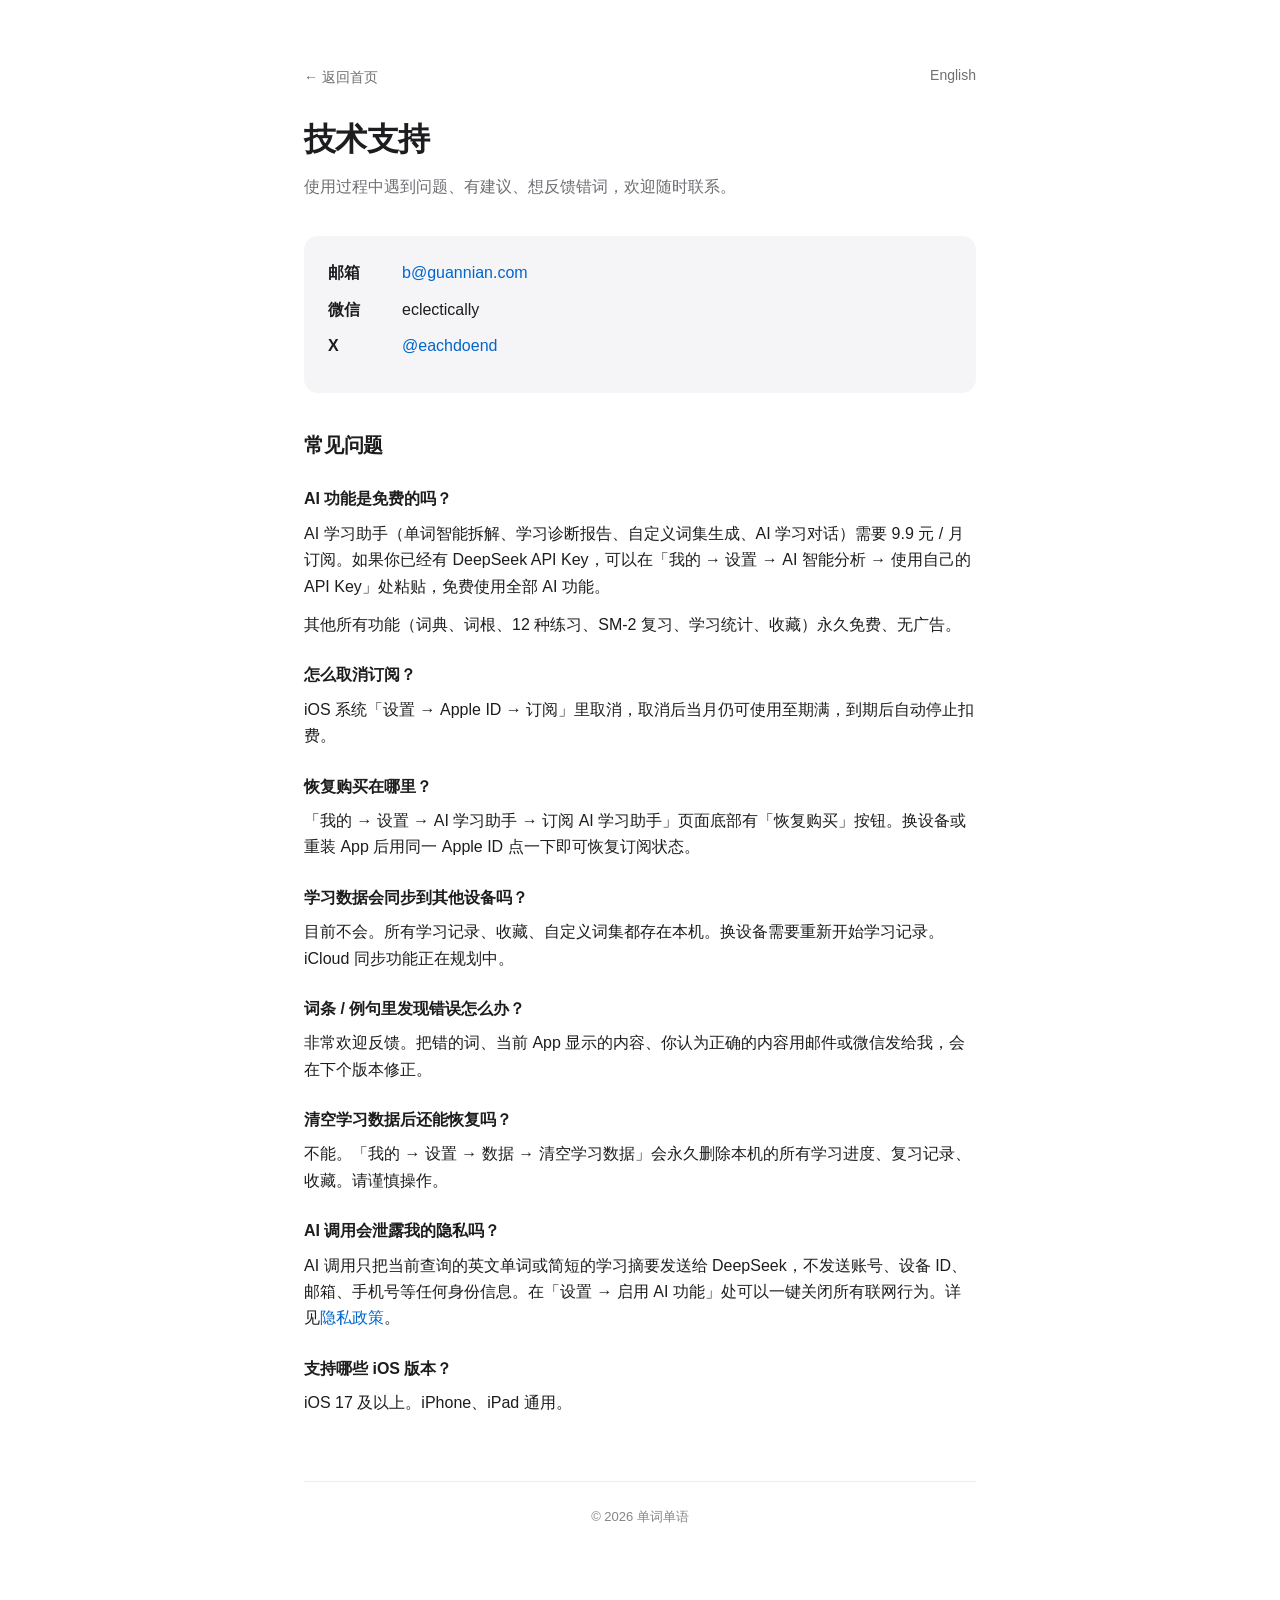
<file: support.html>
<!DOCTYPE html>
<html lang="zh-CN">
<head>
<meta charset="utf-8">
<meta name="viewport" content="width=device-width, initial-scale=1">
<title>技术支持 · 单词单语</title>
<meta name="description" content="单词单语 App 的技术支持、联系方式、常见问题解答">
<style>
*{box-sizing:border-box;margin:0;padding:0}
body{font:16px/1.65 -apple-system,BlinkMacSystemFont,"PingFang SC","Helvetica Neue",sans-serif;color:#1d1d1f;background:#fff}
a{color:#06c;text-decoration:none}
a:hover{text-decoration:underline}
main{max-width:720px;margin:0 auto;padding:64px 24px 96px}
.back{display:inline-block;font-size:14px;color:#6e6e73;margin-bottom:24px}
.lang{float:right;font-size:14px;color:#6e6e73;margin-bottom:24px}
h1{font-size:32px;font-weight:700;margin-bottom:8px;letter-spacing:-0.02em}
.subtitle{color:#6e6e73;margin-bottom:36px}
h2{font-size:20px;font-weight:600;margin:36px 0 12px;letter-spacing:-0.01em}
h3{font-size:16px;font-weight:600;margin:20px 0 8px}
p{margin-bottom:12px}
.contact{background:#f5f5f7;padding:24px;border-radius:14px;margin:24px 0}
.contact-row{display:flex;align-items:baseline;gap:14px;margin-bottom:10px;flex-wrap:wrap}
.contact-row .label{font-weight:600;min-width:60px}
.faq h3{margin-top:24px}
footer{margin-top:64px;padding-top:24px;border-top:1px solid #ececec;font-size:13px;color:#86868b;text-align:center}
</style>
</head>
<body>
<main>
<a href="index.html" class="back">← 返回首页</a>
<a href="support-en.html" class="lang">English</a>

<h1>技术支持</h1>
<p class="subtitle">使用过程中遇到问题、有建议、想反馈错词，欢迎随时联系。</p>

<section class="contact">
  <div class="contact-row">
    <span class="label">邮箱</span>
    <a href="mailto:b@guannian.com">b@guannian.com</a>
  </div>
  <div class="contact-row">
    <span class="label">微信</span>
    <span>eclectically</span>
  </div>
  <div class="contact-row">
    <span class="label">X</span>
    <a href="https://x.com/eachdoend">@eachdoend</a>
  </div>
</section>

<section class="faq">
  <h2>常见问题</h2>

  <h3>AI 功能是免费的吗？</h3>
  <p>AI 学习助手（单词智能拆解、学习诊断报告、自定义词集生成、AI 学习对话）需要 9.9 元 / 月订阅。如果你已经有 DeepSeek API Key，可以在「我的 → 设置 → AI 智能分析 → 使用自己的 API Key」处粘贴，免费使用全部 AI 功能。</p>
  <p>其他所有功能（词典、词根、12 种练习、SM-2 复习、学习统计、收藏）永久免费、无广告。</p>

  <h3>怎么取消订阅？</h3>
  <p>iOS 系统「设置 → Apple ID → 订阅」里取消，取消后当月仍可使用至期满，到期后自动停止扣费。</p>

  <h3>恢复购买在哪里？</h3>
  <p>「我的 → 设置 → AI 学习助手 → 订阅 AI 学习助手」页面底部有「恢复购买」按钮。换设备或重装 App 后用同一 Apple ID 点一下即可恢复订阅状态。</p>

  <h3>学习数据会同步到其他设备吗？</h3>
  <p>目前不会。所有学习记录、收藏、自定义词集都存在本机。换设备需要重新开始学习记录。iCloud 同步功能正在规划中。</p>

  <h3>词条 / 例句里发现错误怎么办？</h3>
  <p>非常欢迎反馈。把错的词、当前 App 显示的内容、你认为正确的内容用邮件或微信发给我，会在下个版本修正。</p>

  <h3>清空学习数据后还能恢复吗？</h3>
  <p>不能。「我的 → 设置 → 数据 → 清空学习数据」会永久删除本机的所有学习进度、复习记录、收藏。请谨慎操作。</p>

  <h3>AI 调用会泄露我的隐私吗？</h3>
  <p>AI 调用只把当前查询的英文单词或简短的学习摘要发送给 DeepSeek，不发送账号、设备 ID、邮箱、手机号等任何身份信息。在「设置 → 启用 AI 功能」处可以一键关闭所有联网行为。详见<a href="privacy.html">隐私政策</a>。</p>

  <h3>支持哪些 iOS 版本？</h3>
  <p>iOS 17 及以上。iPhone、iPad 通用。</p>
</section>

<footer>
  &copy; 2026 单词单语
</footer>

</main>
</body>
</html>
</file>
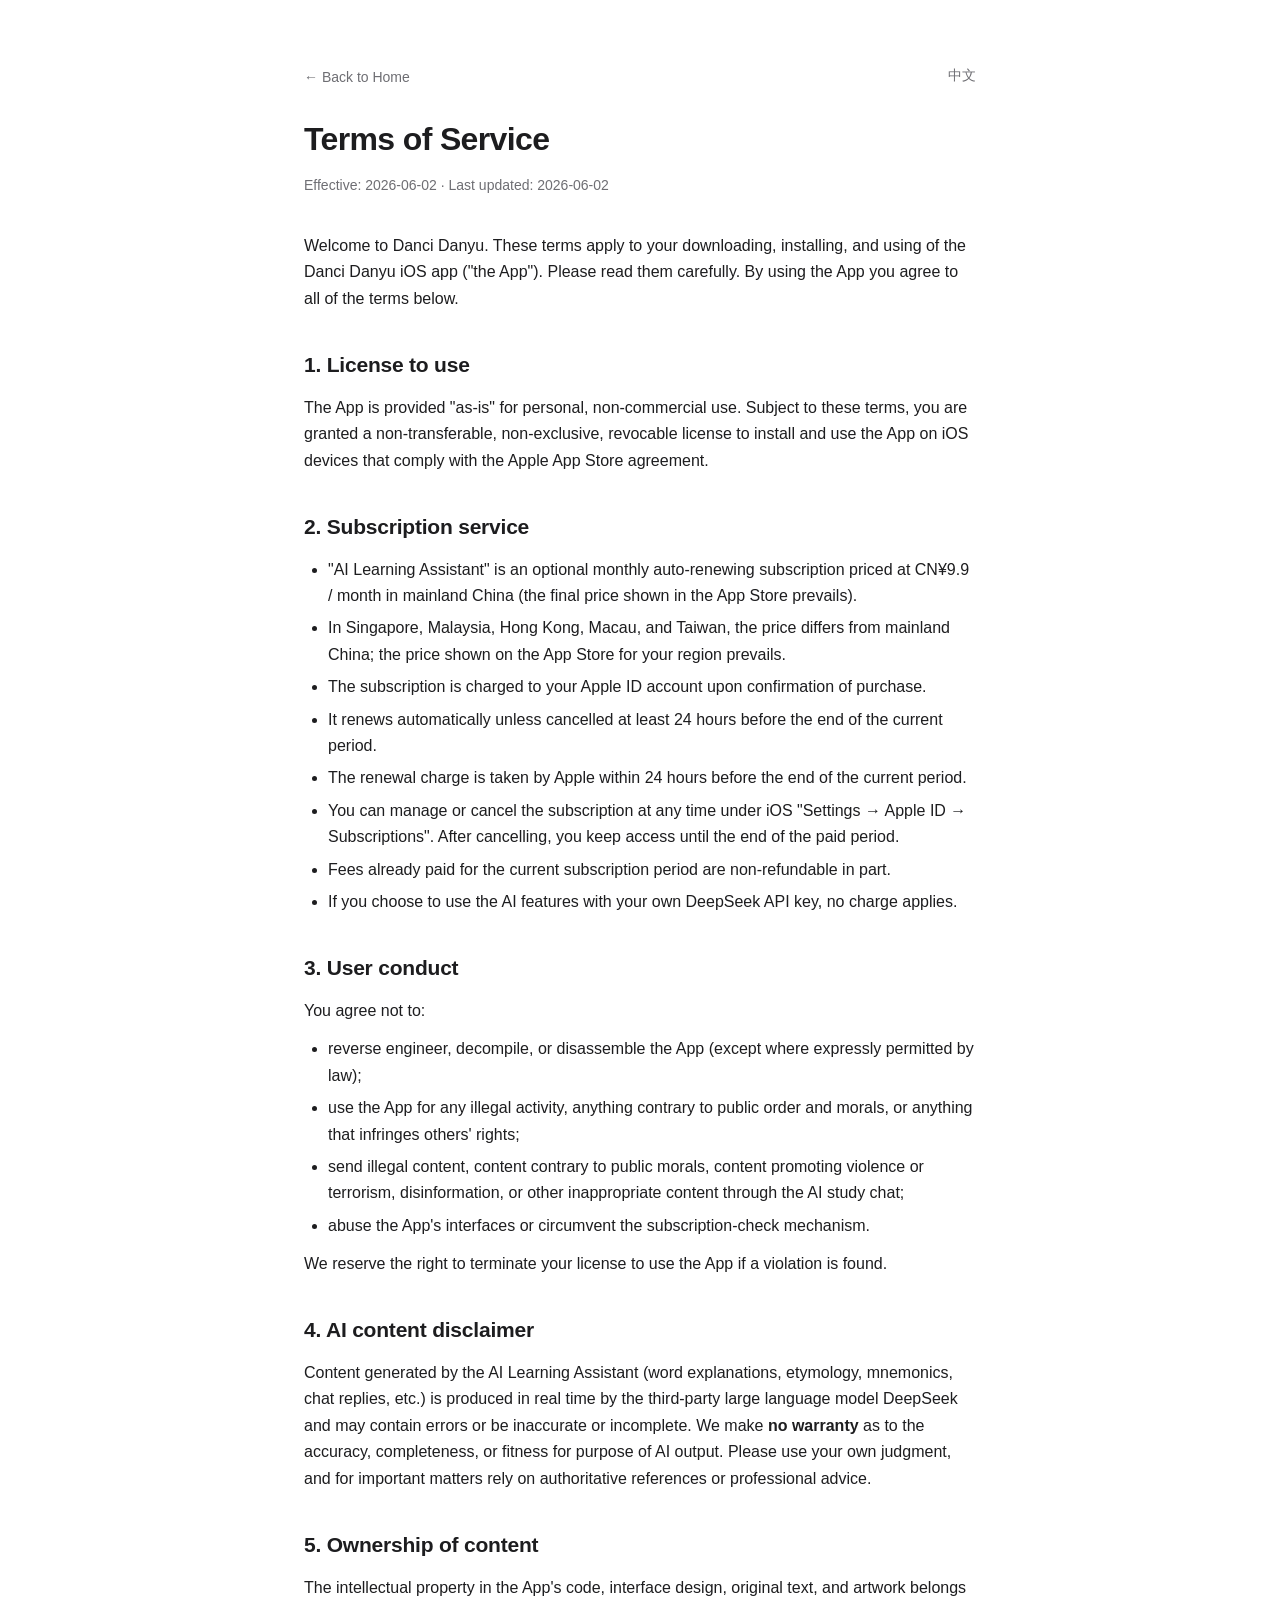
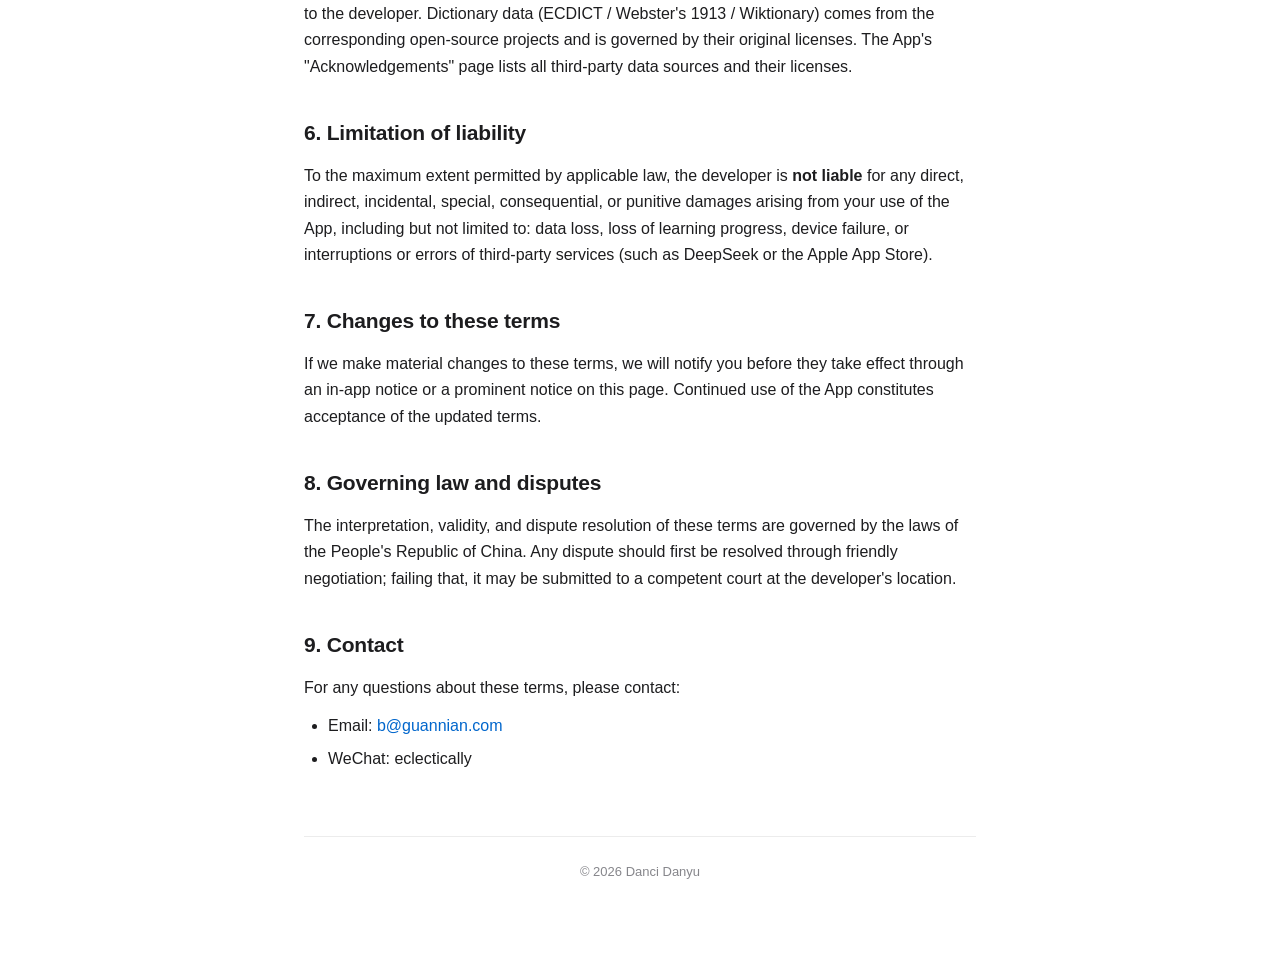
<file: terms-en.html>
<!DOCTYPE html>
<html lang="en">
<head>
<meta charset="utf-8">
<meta name="viewport" content="width=device-width, initial-scale=1">
<title>Terms of Service · Danci Danyu</title>
<style>
*{box-sizing:border-box;margin:0;padding:0}
body{font:16px/1.65 -apple-system,BlinkMacSystemFont,"PingFang SC","Helvetica Neue",sans-serif;color:#1d1d1f;background:#fff}
a{color:#06c;text-decoration:none}
a:hover{text-decoration:underline}
main{max-width:720px;margin:0 auto;padding:64px 24px 96px}
.back{display:inline-block;font-size:14px;color:#6e6e73;margin-bottom:24px}
.lang{float:right;font-size:14px;color:#6e6e73;margin-bottom:24px}
h1{font-size:32px;font-weight:700;margin-bottom:8px;letter-spacing:-0.02em}
.meta{color:#6e6e73;font-size:14px;margin-bottom:36px}
h2{font-size:21px;font-weight:600;margin:36px 0 12px;letter-spacing:-0.01em}
p{margin-bottom:12px}
ul{margin:12px 0 12px 24px}
li{margin-bottom:6px}
footer{margin-top:64px;padding-top:24px;border-top:1px solid #ececec;font-size:13px;color:#86868b;text-align:center}
</style>
</head>
<body>
<main>
<a href="index-en.html" class="back">← Back to Home</a>
<a href="terms.html" class="lang">中文</a>

<h1>Terms of Service</h1>
<p class="meta">Effective: 2026-06-02 · Last updated: 2026-06-02</p>

<p>Welcome to Danci Danyu. These terms apply to your downloading, installing, and using of the Danci Danyu iOS app ("the App"). Please read them carefully. By using the App you agree to all of the terms below.</p>

<h2>1. License to use</h2>
<p>The App is provided "as-is" for personal, non-commercial use. Subject to these terms, you are granted a non-transferable, non-exclusive, revocable license to install and use the App on iOS devices that comply with the Apple App Store agreement.</p>

<h2>2. Subscription service</h2>
<ul>
  <li>"AI Learning Assistant" is an optional monthly auto-renewing subscription priced at CN¥9.9 / month in mainland China (the final price shown in the App Store prevails).</li>
  <li>In Singapore, Malaysia, Hong Kong, Macau, and Taiwan, the price differs from mainland China; the price shown on the App Store for your region prevails.</li>
  <li>The subscription is charged to your Apple ID account upon confirmation of purchase.</li>
  <li>It renews automatically unless cancelled at least 24 hours before the end of the current period.</li>
  <li>The renewal charge is taken by Apple within 24 hours before the end of the current period.</li>
  <li>You can manage or cancel the subscription at any time under iOS "Settings → Apple ID → Subscriptions". After cancelling, you keep access until the end of the paid period.</li>
  <li>Fees already paid for the current subscription period are non-refundable in part.</li>
  <li>If you choose to use the AI features with your own DeepSeek API key, no charge applies.</li>
</ul>

<h2>3. User conduct</h2>
<p>You agree not to:</p>
<ul>
  <li>reverse engineer, decompile, or disassemble the App (except where expressly permitted by law);</li>
  <li>use the App for any illegal activity, anything contrary to public order and morals, or anything that infringes others' rights;</li>
  <li>send illegal content, content contrary to public morals, content promoting violence or terrorism, disinformation, or other inappropriate content through the AI study chat;</li>
  <li>abuse the App's interfaces or circumvent the subscription-check mechanism.</li>
</ul>
<p>We reserve the right to terminate your license to use the App if a violation is found.</p>

<h2>4. AI content disclaimer</h2>
<p>Content generated by the AI Learning Assistant (word explanations, etymology, mnemonics, chat replies, etc.) is produced in real time by the third-party large language model DeepSeek and may contain errors or be inaccurate or incomplete. We make <strong>no warranty</strong> as to the accuracy, completeness, or fitness for purpose of AI output. Please use your own judgment, and for important matters rely on authoritative references or professional advice.</p>

<h2>5. Ownership of content</h2>
<p>The intellectual property in the App's code, interface design, original text, and artwork belongs to the developer. Dictionary data (ECDICT / Webster's 1913 / Wiktionary) comes from the corresponding open-source projects and is governed by their original licenses. The App's "Acknowledgements" page lists all third-party data sources and their licenses.</p>

<h2>6. Limitation of liability</h2>
<p>To the maximum extent permitted by applicable law, the developer is <strong>not liable</strong> for any direct, indirect, incidental, special, consequential, or punitive damages arising from your use of the App, including but not limited to: data loss, loss of learning progress, device failure, or interruptions or errors of third-party services (such as DeepSeek or the Apple App Store).</p>

<h2>7. Changes to these terms</h2>
<p>If we make material changes to these terms, we will notify you before they take effect through an in-app notice or a prominent notice on this page. Continued use of the App constitutes acceptance of the updated terms.</p>

<h2>8. Governing law and disputes</h2>
<p>The interpretation, validity, and dispute resolution of these terms are governed by the laws of the People's Republic of China. Any dispute should first be resolved through friendly negotiation; failing that, it may be submitted to a competent court at the developer's location.</p>

<h2>9. Contact</h2>
<p>For any questions about these terms, please contact:</p>
<ul>
  <li>Email: <a href="mailto:b@guannian.com">b@guannian.com</a></li>
  <li>WeChat: eclectically</li>
</ul>

<footer>&copy; 2026 Danci Danyu</footer>
</main>
</body>
</html>
</file>
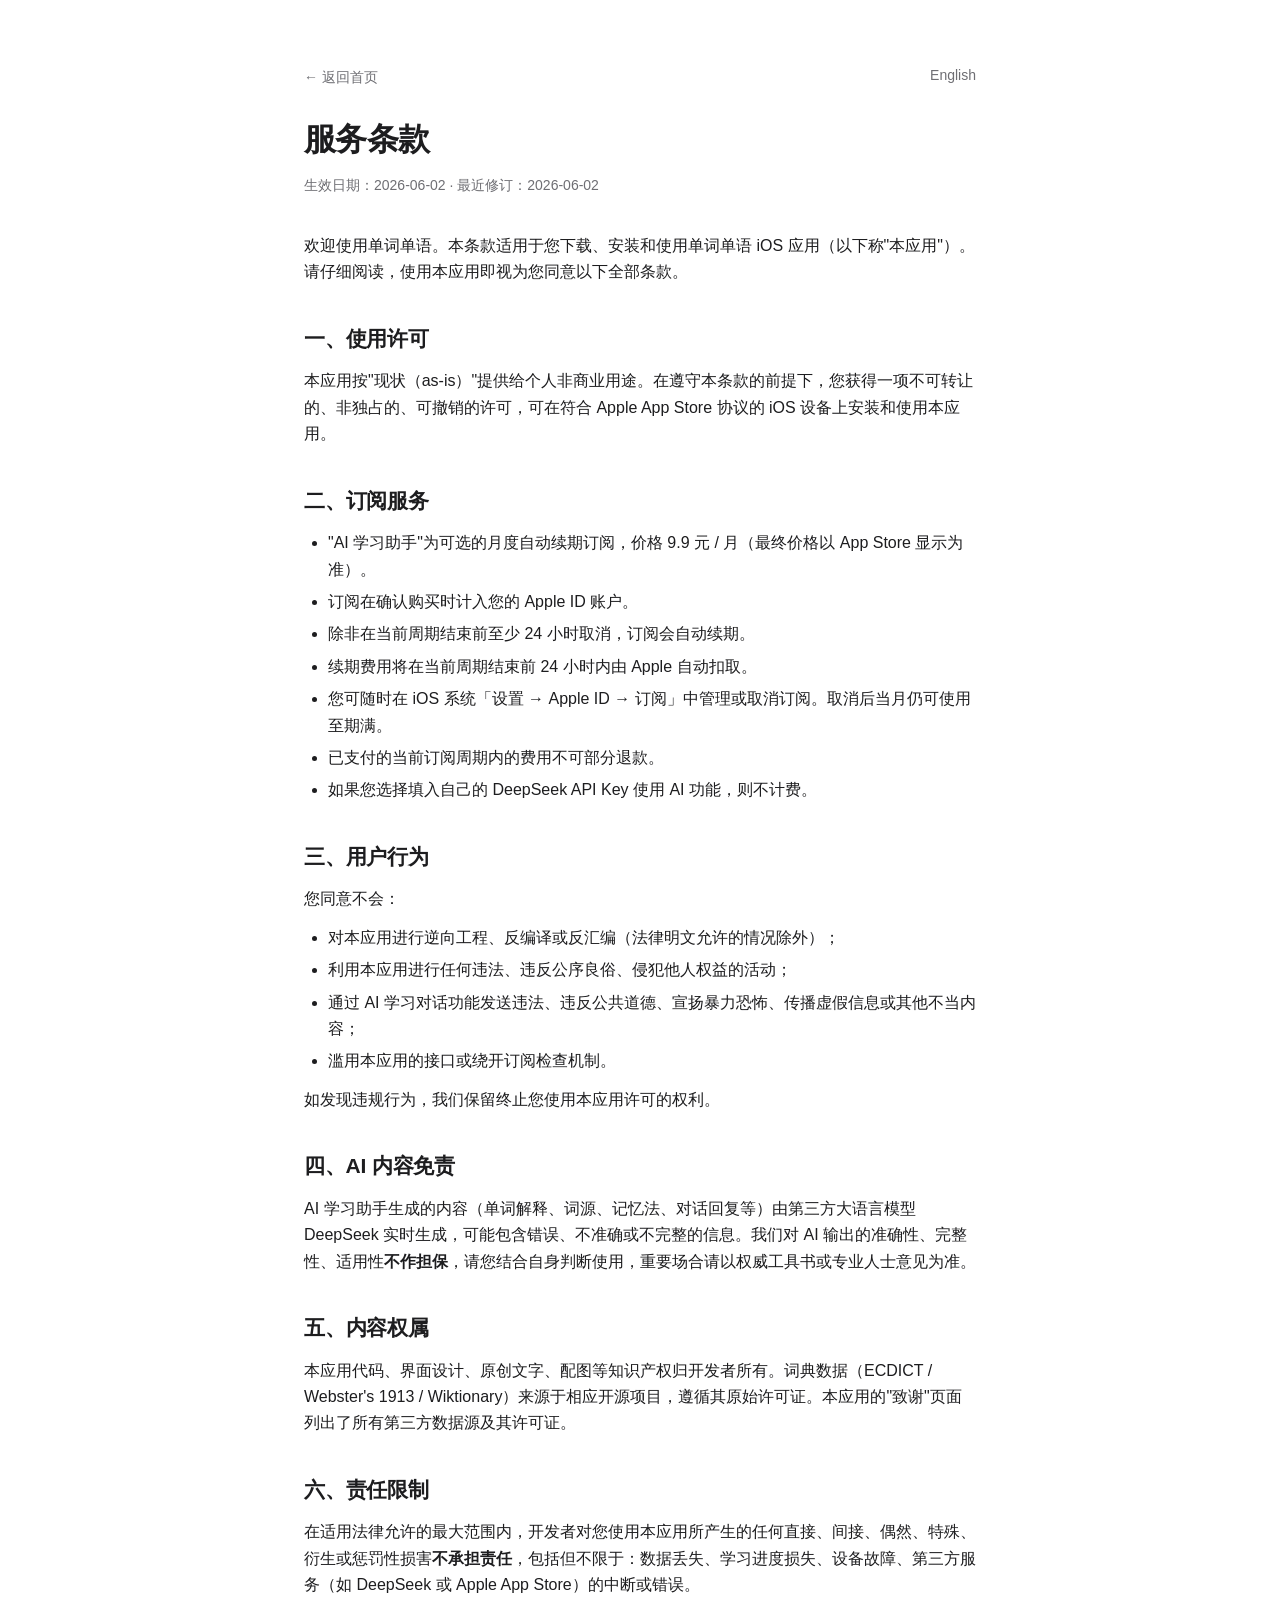
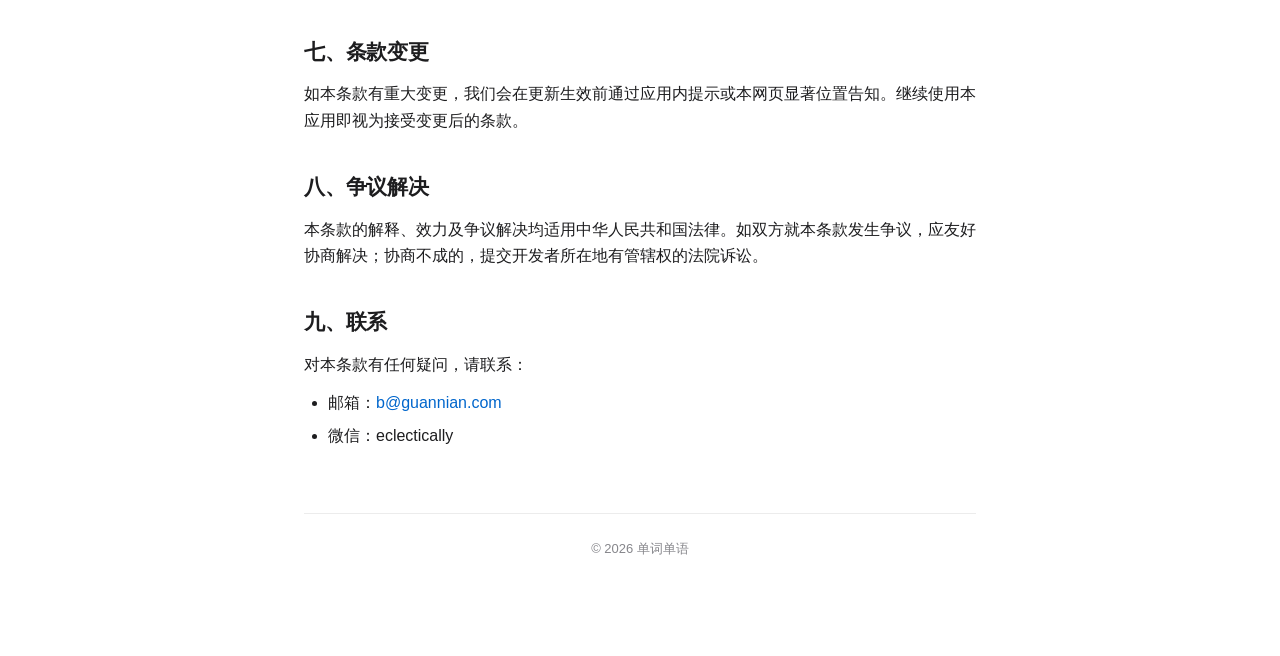
<file: terms.html>
<!DOCTYPE html>
<html lang="zh-CN">
<head>
<meta charset="utf-8">
<meta name="viewport" content="width=device-width, initial-scale=1">
<title>服务条款 · 单词单语</title>
<style>
*{box-sizing:border-box;margin:0;padding:0}
body{font:16px/1.65 -apple-system,BlinkMacSystemFont,"PingFang SC","Helvetica Neue",sans-serif;color:#1d1d1f;background:#fff}
a{color:#06c;text-decoration:none}
a:hover{text-decoration:underline}
main{max-width:720px;margin:0 auto;padding:64px 24px 96px}
.back{display:inline-block;font-size:14px;color:#6e6e73;margin-bottom:24px}
.lang{float:right;font-size:14px;color:#6e6e73;margin-bottom:24px}
h1{font-size:32px;font-weight:700;margin-bottom:8px;letter-spacing:-0.02em}
.meta{color:#6e6e73;font-size:14px;margin-bottom:36px}
h2{font-size:21px;font-weight:600;margin:36px 0 12px;letter-spacing:-0.01em}
p{margin-bottom:12px}
ul{margin:12px 0 12px 24px}
li{margin-bottom:6px}
footer{margin-top:64px;padding-top:24px;border-top:1px solid #ececec;font-size:13px;color:#86868b;text-align:center}
</style>
</head>
<body>
<main>
<a href="index.html" class="back">← 返回首页</a>
<a href="terms-en.html" class="lang">English</a>

<h1>服务条款</h1>
<p class="meta">生效日期：2026-06-02 · 最近修订：2026-06-02</p>

<p>欢迎使用单词单语。本条款适用于您下载、安装和使用单词单语 iOS 应用（以下称"本应用"）。请仔细阅读，使用本应用即视为您同意以下全部条款。</p>

<h2>一、使用许可</h2>
<p>本应用按"现状（as-is）"提供给个人非商业用途。在遵守本条款的前提下，您获得一项不可转让的、非独占的、可撤销的许可，可在符合 Apple App Store 协议的 iOS 设备上安装和使用本应用。</p>

<h2>二、订阅服务</h2>
<ul>
  <li>"AI 学习助手"为可选的月度自动续期订阅，价格 9.9 元 / 月（最终价格以 App Store 显示为准）。</li>
  <li>订阅在确认购买时计入您的 Apple ID 账户。</li>
  <li>除非在当前周期结束前至少 24 小时取消，订阅会自动续期。</li>
  <li>续期费用将在当前周期结束前 24 小时内由 Apple 自动扣取。</li>
  <li>您可随时在 iOS 系统「设置 → Apple ID → 订阅」中管理或取消订阅。取消后当月仍可使用至期满。</li>
  <li>已支付的当前订阅周期内的费用不可部分退款。</li>
  <li>如果您选择填入自己的 DeepSeek API Key 使用 AI 功能，则不计费。</li>
</ul>

<h2>三、用户行为</h2>
<p>您同意不会：</p>
<ul>
  <li>对本应用进行逆向工程、反编译或反汇编（法律明文允许的情况除外）；</li>
  <li>利用本应用进行任何违法、违反公序良俗、侵犯他人权益的活动；</li>
  <li>通过 AI 学习对话功能发送违法、违反公共道德、宣扬暴力恐怖、传播虚假信息或其他不当内容；</li>
  <li>滥用本应用的接口或绕开订阅检查机制。</li>
</ul>
<p>如发现违规行为，我们保留终止您使用本应用许可的权利。</p>

<h2>四、AI 内容免责</h2>
<p>AI 学习助手生成的内容（单词解释、词源、记忆法、对话回复等）由第三方大语言模型 DeepSeek 实时生成，可能包含错误、不准确或不完整的信息。我们对 AI 输出的准确性、完整性、适用性<strong>不作担保</strong>，请您结合自身判断使用，重要场合请以权威工具书或专业人士意见为准。</p>

<h2>五、内容权属</h2>
<p>本应用代码、界面设计、原创文字、配图等知识产权归开发者所有。词典数据（ECDICT / Webster's 1913 / Wiktionary）来源于相应开源项目，遵循其原始许可证。本应用的"致谢"页面列出了所有第三方数据源及其许可证。</p>

<h2>六、责任限制</h2>
<p>在适用法律允许的最大范围内，开发者对您使用本应用所产生的任何直接、间接、偶然、特殊、衍生或惩罚性损害<strong>不承担责任</strong>，包括但不限于：数据丢失、学习进度损失、设备故障、第三方服务（如 DeepSeek 或 Apple App Store）的中断或错误。</p>

<h2>七、条款变更</h2>
<p>如本条款有重大变更，我们会在更新生效前通过应用内提示或本网页显著位置告知。继续使用本应用即视为接受变更后的条款。</p>

<h2>八、争议解决</h2>
<p>本条款的解释、效力及争议解决均适用中华人民共和国法律。如双方就本条款发生争议，应友好协商解决；协商不成的，提交开发者所在地有管辖权的法院诉讼。</p>

<h2>九、联系</h2>
<p>对本条款有任何疑问，请联系：</p>
<ul>
  <li>邮箱：<a href="mailto:b@guannian.com">b@guannian.com</a></li>
  <li>微信：eclectically</li>
</ul>

<footer>&copy; 2026 单词单语</footer>
</main>
</body>
</html>
</file>
